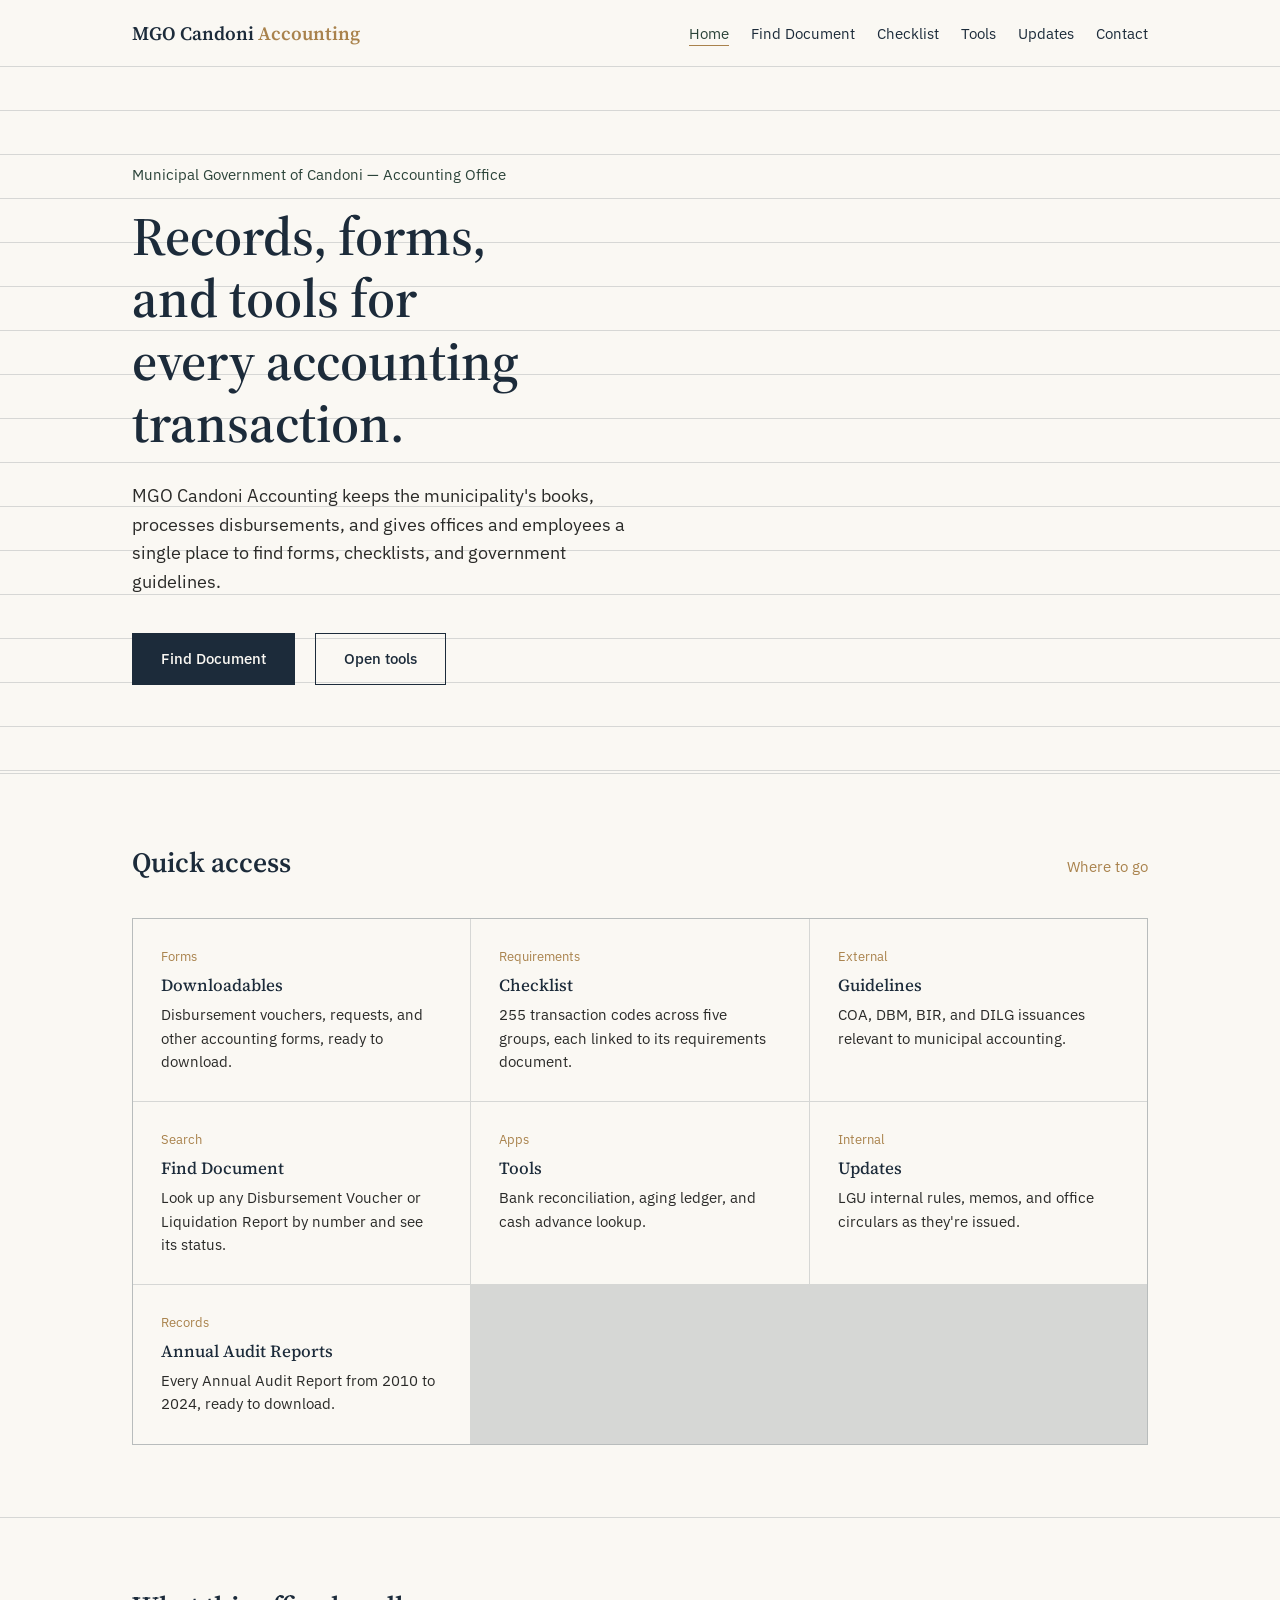
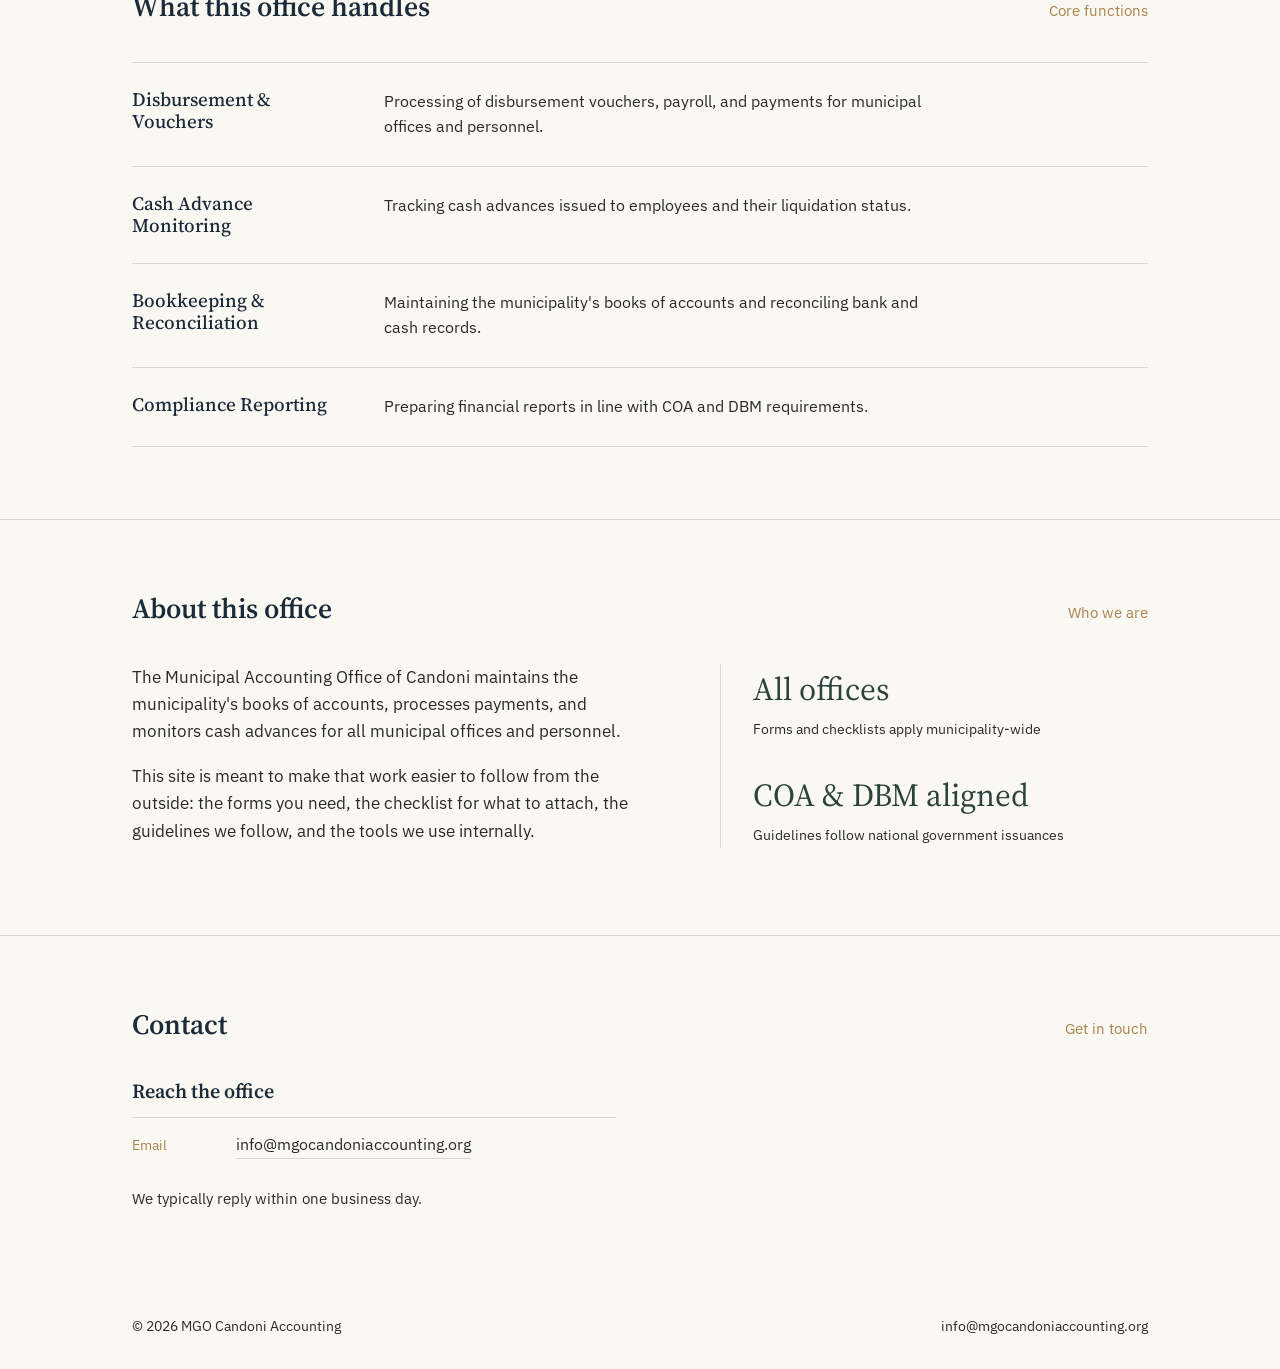
<file: index.html>
<!DOCTYPE html>
<html lang="en">
<head>
<meta charset="UTF-8">
<meta name="viewport" content="width=device-width, initial-scale=1.0">
<title>MGO Candoni — Municipal Government Office, Accounting</title>
<link rel="preconnect" href="https://fonts.googleapis.com">
<link rel="preconnect" href="https://fonts.gstatic.com" crossorigin>
<link href="https://fonts.googleapis.com/css2?family=Source+Serif+4:opsz,wght@8..60,400;8..60,500;8..60,600&family=IBM+Plex+Sans:wght@400;500;600&display=swap" rel="stylesheet">
<link rel="stylesheet" href="styles.css">
</head>
<body>

<header>
  <div class="wrap">
    <a class="brand" href="index.html">MGO Candoni <span>Accounting</span></a>
    <button class="nav-toggle" aria-label="Toggle menu" aria-expanded="false">Menu</button>
    <nav class="primary-nav" aria-label="Primary">
      <ul>
        <li><a href="index.html" class="active">Home</a></li>
        <li><a href="find-document.html">Find Document</a></li>
        <li><a href="checklist.html">Checklist</a></li>
        <li><a href="tools.html">Tools</a></li>
        <li><a href="updates.html">Updates</a></li>
        <li><a href="index.html#contact">Contact</a></li>
      </ul>
    </nav>
  </div>
</header>

<section class="hero">
  <div class="wrap">
    <div class="hero-eyebrow">Municipal Government of Candoni — Accounting Office</div>
    <h1>Records, forms, and tools for every accounting transaction.</h1>
    <p>MGO Candoni Accounting keeps the municipality's books, processes disbursements, and gives offices and employees a single place to find forms, checklists, and government guidelines.</p>
    <div class="hero-actions">
      <a class="btn" href="find-document.html">Find Document</a>
      <a class="btn btn-ghost" href="tools.html">Open tools</a>
    </div>
  </div>
</section>

<section id="quick-access">
  <div class="wrap">
    <div class="section-head">
      <h2>Quick access</h2>
      <span class="index">Where to go</span>
    </div>
    <div class="quick-grid">
      <a class="quick-item" href="downloadables.html">
        <span class="tag">Forms</span>
        <h3>Downloadables</h3>
        <p>Disbursement vouchers, requests, and other accounting forms, ready to download.</p>
      </a>
      <a class="quick-item" href="checklist.html">
        <span class="tag">Requirements</span>
        <h3>Checklist</h3>
        <p>255 transaction codes across five groups, each linked to its requirements document.</p>
      </a>
      <a class="quick-item" href="guidelines.html">
        <span class="tag">External</span>
        <h3>Guidelines</h3>
        <p>COA, DBM, BIR, and DILG issuances relevant to municipal accounting.</p>
      </a>
      <a class="quick-item" href="find-document.html">
        <span class="tag">Search</span>
        <h3>Find Document</h3>
        <p>Look up any Disbursement Voucher or Liquidation Report by number and see its status.</p>
      </a>
      <a class="quick-item" href="tools.html">
        <span class="tag">Apps</span>
        <h3>Tools</h3>
        <p>Bank reconciliation, aging ledger, and cash advance lookup.</p>
      </a>
      <a class="quick-item" href="updates.html">
        <span class="tag">Internal</span>
        <h3>Updates</h3>
        <p>LGU internal rules, memos, and office circulars as they're issued.</p>
      </a>
      <a class="quick-item" href="audits.html">
        <span class="tag">Records</span>
        <h3>Annual Audit Reports</h3>
        <p>Every Annual Audit Report from 2010 to 2024, ready to download.</p>
      </a>
    </div>
  </div>
</section>

<section id="services">
  <div class="wrap">
    <div class="section-head">
      <h2>What this office handles</h2>
      <span class="index">Core functions</span>
    </div>
    <div class="services">
      <div class="row">
        <h3>Disbursement &amp; Vouchers</h3>
        <p>Processing of disbursement vouchers, payroll, and payments for municipal offices and personnel.</p>
      </div>
      <div class="row">
        <h3>Cash Advance Monitoring</h3>
        <p>Tracking cash advances issued to employees and their liquidation status.</p>
      </div>
      <div class="row">
        <h3>Bookkeeping &amp; Reconciliation</h3>
        <p>Maintaining the municipality's books of accounts and reconciling bank and cash records.</p>
      </div>
      <div class="row">
        <h3>Compliance Reporting</h3>
        <p>Preparing financial reports in line with COA and DBM requirements.</p>
      </div>
    </div>
  </div>
</section>

<section id="about">
  <div class="wrap">
    <div class="section-head">
      <h2>About this office</h2>
      <span class="index">Who we are</span>
    </div>
    <div class="about-grid">
      <div>
        <p>The Municipal Accounting Office of Candoni maintains the municipality's books of accounts, processes payments, and monitors cash advances for all municipal offices and personnel.</p>
        <p>This site is meant to make that work easier to follow from the outside: the forms you need, the checklist for what to attach, the guidelines we follow, and the tools we use internally.</p>
      </div>
      <div class="figures">
        <div class="figure">
          <span class="num">All offices</span>
          <span class="label">Forms and checklists apply municipality-wide</span>
        </div>
        <div class="figure">
          <span class="num">COA &amp; DBM aligned</span>
          <span class="label">Guidelines follow national government issuances</span>
        </div>
      </div>
    </div>
  </div>
</section>

<section id="contact">
  <div class="wrap">
    <div class="section-head">
      <h2>Contact</h2>
      <span class="index">Get in touch</span>
    </div>
    <div class="contact-inner">
      <div class="contact-card">
        <h3>Reach the office</h3>
        <div class="contact-line">
          <span class="k">Email</span>
          <a href="mailto:info@mgocandoniaccounting.org">info@mgocandoniaccounting.org</a>
        </div>
        <p class="contact-note">We typically reply within one business day.</p>
      </div>
    </div>
  </div>
</section>

<footer>
  <div class="wrap">
    <span>&copy; <span id="year"></span> MGO Candoni Accounting</span>
    <span>info@mgocandoniaccounting.org</span>
  </div>
</footer>

<script src="main.js"></script>
</body>
</html>
</file>
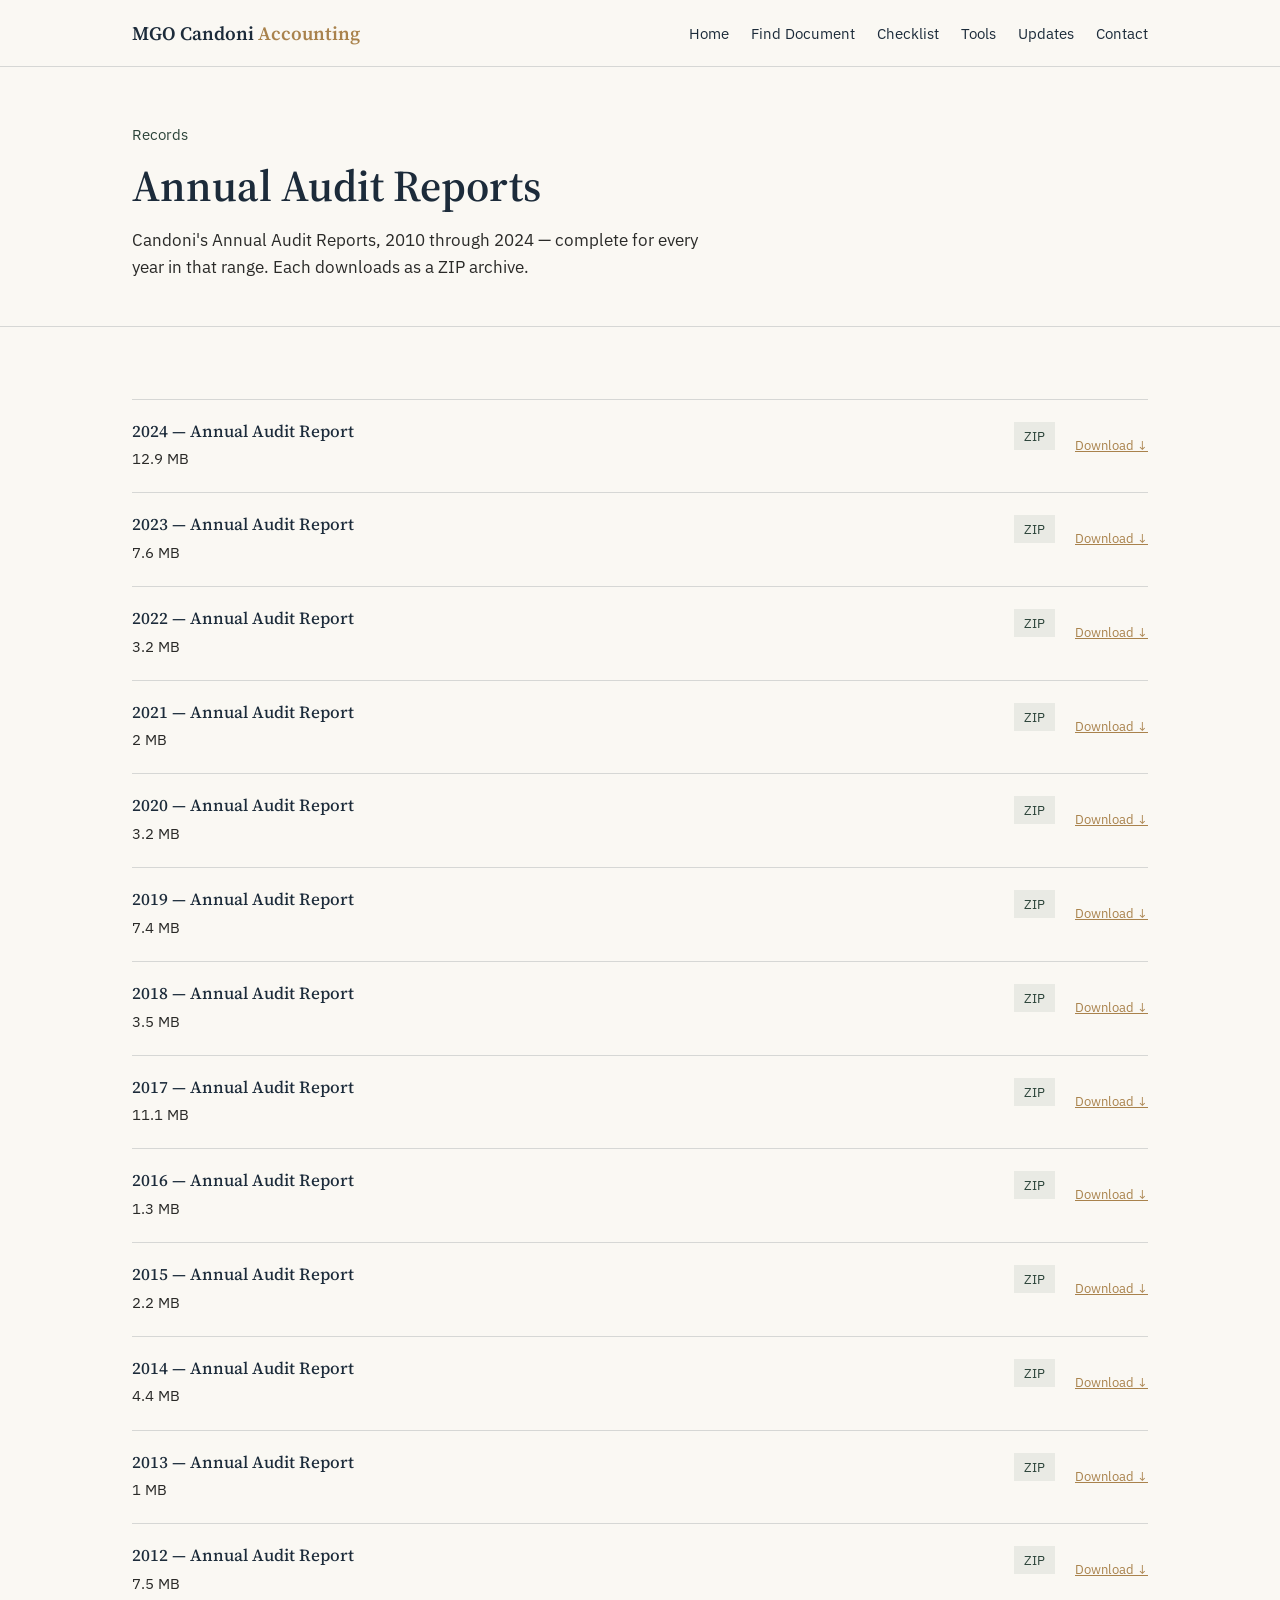
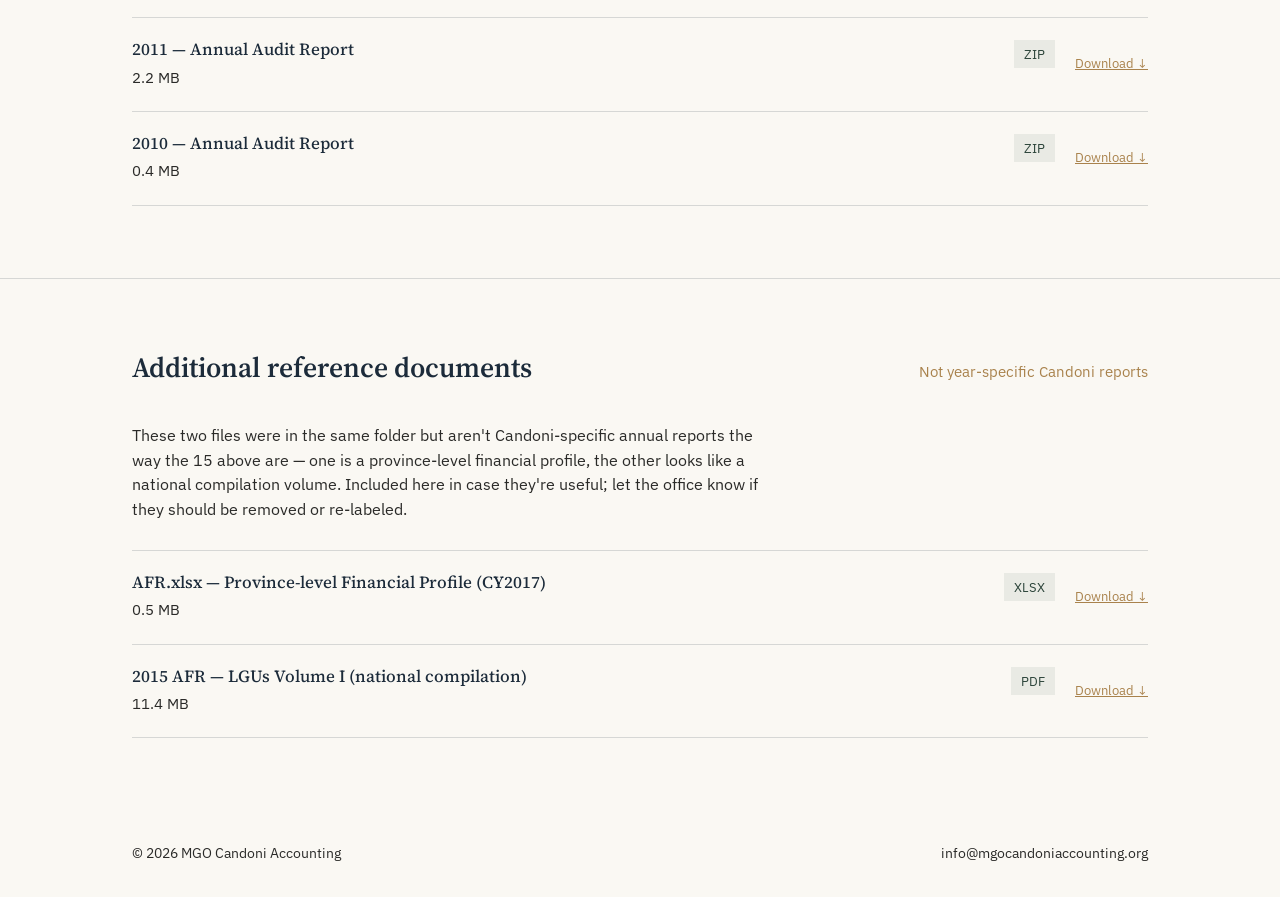
<file: audits.html>
<!DOCTYPE html>
<html lang="en">
<head>
<meta charset="UTF-8">
<meta name="viewport" content="width=device-width, initial-scale=1.0">
<title>Annual Audit Reports — MGO Candoni Accounting</title>
<link rel="preconnect" href="https://fonts.googleapis.com">
<link rel="preconnect" href="https://fonts.gstatic.com" crossorigin>
<link href="https://fonts.googleapis.com/css2?family=Source+Serif+4:opsz,wght@8..60,400;8..60,500;8..60,600&family=IBM+Plex+Sans:wght@400;500;600&display=swap" rel="stylesheet">
<link rel="stylesheet" href="styles.css">
</head>
<body>

<header>
  <div class="wrap">
    <a class="brand" href="index.html">MGO Candoni <span>Accounting</span></a>
    <button class="nav-toggle" aria-label="Toggle menu" aria-expanded="false">Menu</button>
    <nav class="primary-nav" aria-label="Primary">
      <ul>
        <li><a href="index.html">Home</a></li>
        <li><a href="find-document.html">Find Document</a></li>
        <li><a href="checklist.html">Checklist</a></li>
        <li><a href="tools.html">Tools</a></li>
        <li><a href="updates.html">Updates</a></li>
        <li><a href="index.html#contact">Contact</a></li>
      </ul>
    </nav>
  </div>
</header>

<section class="page-header">
  <div class="wrap">
    <div class="eyebrow">Records</div>
    <h1>Annual Audit Reports</h1>
    <p>Candoni's Annual Audit Reports, 2010 through 2024 — complete for every year in that range. Each downloads as a ZIP archive.</p>
  </div>
</section>

<section>
  <div class="wrap">
    <div class="item-list" id="audit-list"></div>
  </div>
</section>

<section>
  <div class="wrap">
    <div class="section-head">
      <h2>Additional reference documents</h2>
      <span class="index">Not year-specific Candoni reports</span>
    </div>
    <p class="tool-intro" style="margin-bottom:28px;">
      These two files were in the same folder but aren't Candoni-specific annual reports the way the 15 above are —
      one is a province-level financial profile, the other looks like a national compilation volume. Included here in
      case they're useful; let the office know if they should be removed or re-labeled.
    </p>
    <div class="item-list" id="extra-list"></div>
  </div>
</section>

<footer>
  <div class="wrap">
    <span>&copy; <span id="year"></span> MGO Candoni Accounting</span>
    <span>info@mgocandoniaccounting.org</span>
  </div>
</footer>

<script src="main.js"></script>
<script>
  // Candoni Annual Audit Reports, 2010–2024. Pulled from the office's Google Drive folder.
  // Each already shares "Anyone with the link → Viewer" (checked the 2010 and 2024 files directly).
  var AUDITS = [
    { year: 2024, title: "Candoni Annual Audit Report 2024", type: "ZIP", sizeMB: 12.9, id: "1YVI9ygePQobfzbsOAQjSka8Ca8p4ZA7M" },
    { year: 2023, title: "Candoni Annual Audit Report 2023", type: "ZIP", sizeMB: 7.6,  id: "1WnT14lcqJ0AJwrx3RCaeA-0HprADrFZc" },
    { year: 2022, title: "Candoni Annual Audit Report 2022", type: "ZIP", sizeMB: 3.2,  id: "1C9VmZjMvKqKCbFcv3mAd8LD2mfLG03RR" },
    { year: 2021, title: "Candoni Annual Audit Report 2021", type: "ZIP", sizeMB: 2.0,  id: "1WSCf14c4sEd3lqvt1v27I3DhtGHWVobz" },
    { year: 2020, title: "Candoni Annual Audit Report 2020", type: "ZIP", sizeMB: 3.2,  id: "1iOJN_16X8_esn-3ilmhOicMRSC7JckIA" },
    { year: 2019, title: "Candoni Annual Audit Report 2019", type: "ZIP", sizeMB: 7.4,  id: "1aBEcjjVIVn6bHJMqswfPZWk3wh3Di6Eo" },
    { year: 2018, title: "Candoni Annual Audit Report 2018", type: "ZIP", sizeMB: 3.5,  id: "1mX-XOz7Zbe6KRcD0GouExtvrxObvNTyC" },
    { year: 2017, title: "Candoni Annual Audit Report 2017", type: "ZIP", sizeMB: 11.1, id: "16ANJW4PMqkdSMzbHJJ01zv9lhij5ZJBm" },
    { year: 2016, title: "Candoni Annual Audit Report 2016", type: "ZIP", sizeMB: 1.3,  id: "1dvIygAGzqQs3AcyYjnyhk3pwgFR1vQxg" },
    { year: 2015, title: "Candoni Annual Audit Report 2015", type: "ZIP", sizeMB: 2.2,  id: "1CdaXBelsKQaSABcENxvYv8oHgFPfHPbI" },
    { year: 2014, title: "Candoni Annual Audit Report 2014", type: "ZIP", sizeMB: 4.4,  id: "17m8kyYfLmfcbmRltCJq9WxAZlE6QtIiM" },
    { year: 2013, title: "Candoni Annual Audit Report 2013", type: "ZIP", sizeMB: 1.0,  id: "1R3Nugii5xmjj1T43RSLkiKuS9NSeTp_E" },
    { year: 2012, title: "Candoni Annual Audit Report 2012", type: "ZIP", sizeMB: 7.5,  id: "1fSkDSS5uKSI08ydXm9nlRZs0q4G8jAVx" },
    { year: 2011, title: "Candoni Annual Audit Report 2011", type: "ZIP", sizeMB: 2.2,  id: "1Qkp61KUm6O_BjicZbKWQjsgWBhnt68vO" },
    { year: 2010, title: "Candoni Annual Audit Report 2010", type: "ZIP", sizeMB: 0.4,  id: "1bnAOHZNUwN-HrOVpxZuY6zUuQPgTwBhf" }
  ];

  var EXTRAS = [
    { title: "AFR.xlsx — Province-level Financial Profile (CY2017)", type: "XLSX", sizeMB: 0.5, id: "1G5CPT3FqXx-hh4bh0VdMhFAjjYeyq7M3" },
    { title: "2015 AFR — LGUs Volume I (national compilation)", type: "PDF", sizeMB: 11.4, id: "1GV2a7RsRopX1KxloAdpPgN9qYvxQCIcs" }
  ];

  function driveLink(id) {
    return "https://drive.google.com/uc?export=download&id=" + id;
  }

  function renderList(container, items, getTitle) {
    items.forEach(function (item) {
      var row = document.createElement('div');
      row.className = 'item-row';
      row.innerHTML =
        '<div class="meta"><h3>' + getTitle(item) + '</h3><p>' + item.sizeMB + ' MB</p></div>' +
        '<span class="cat">' + item.type + '</span>' +
        '<a class="filetype" href="' + driveLink(item.id) + '" target="_blank" rel="noopener">Download &darr;</a>';
      container.appendChild(row);
    });
  }

  renderList(document.getElementById('audit-list'), AUDITS, function (a) { return a.year + ' — Annual Audit Report'; });
  renderList(document.getElementById('extra-list'), EXTRAS, function (e) { return e.title; });
</script>
</body>
</html>
</file>
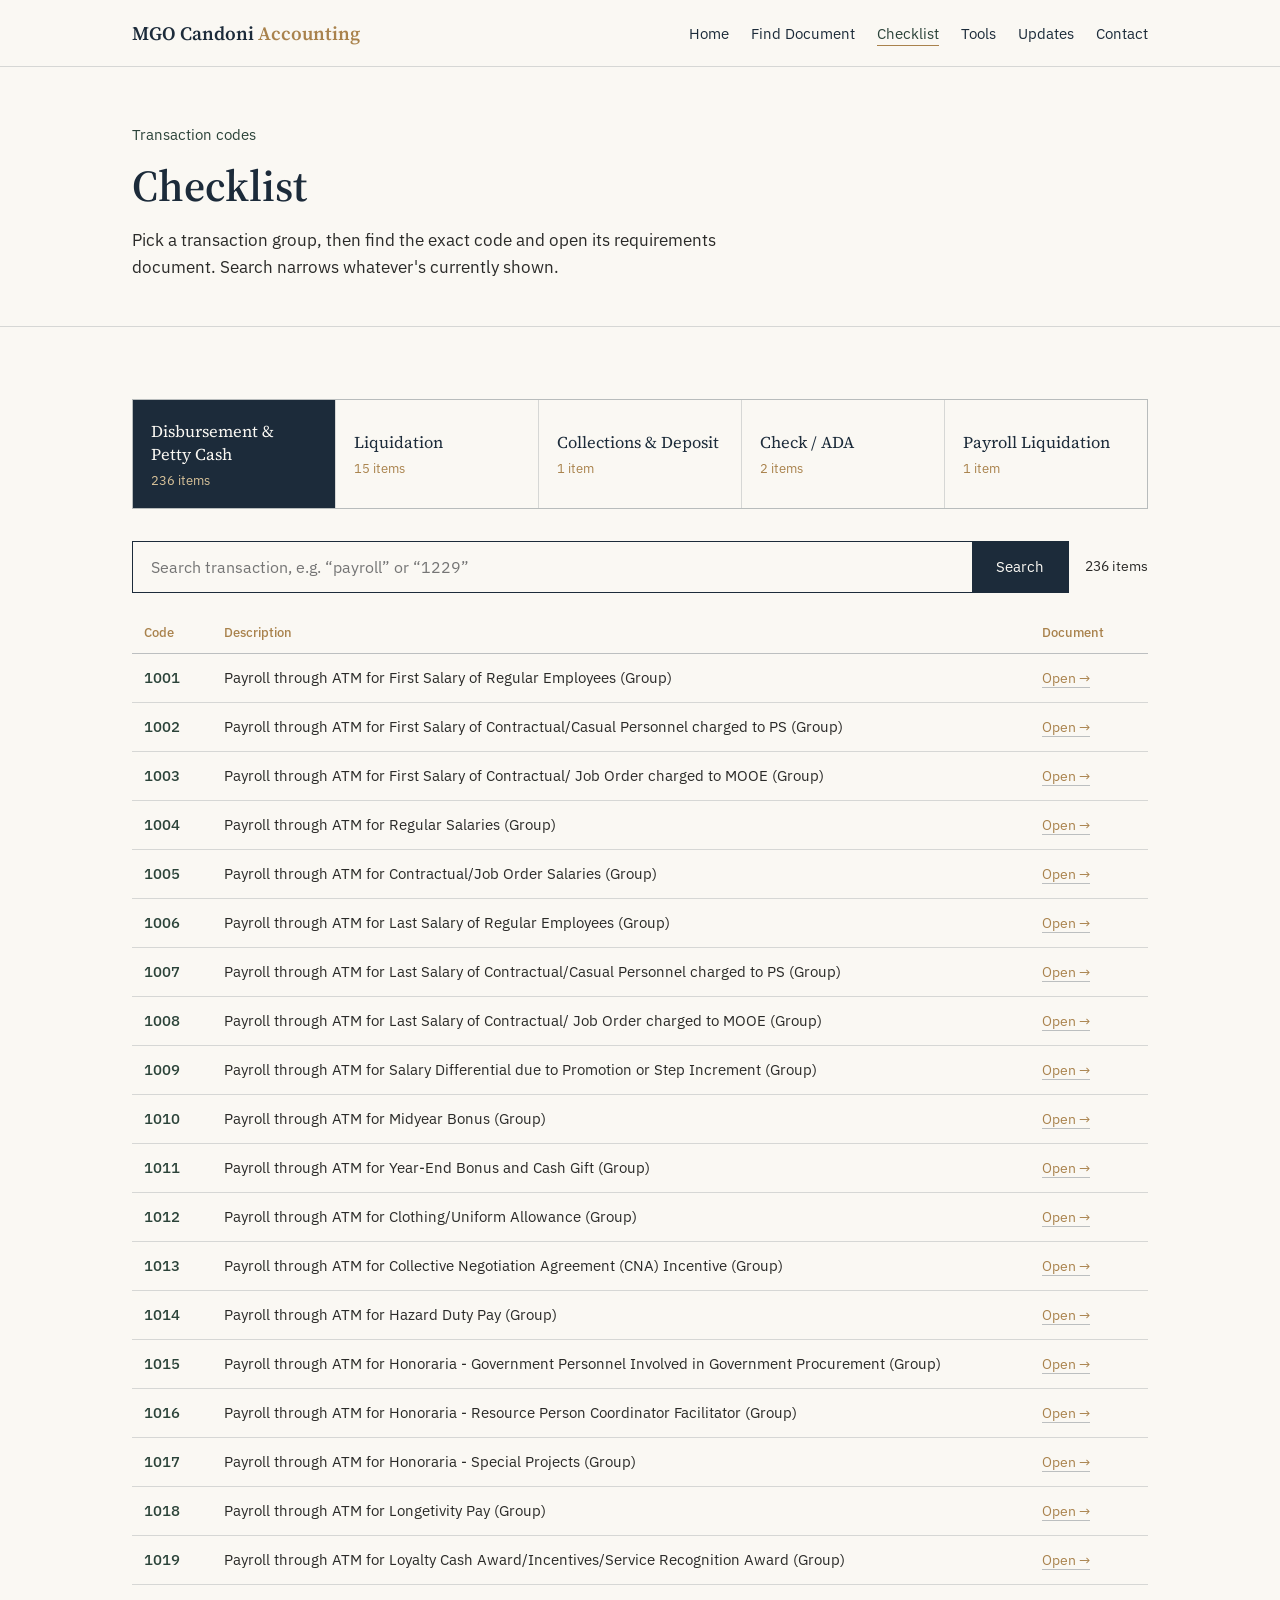
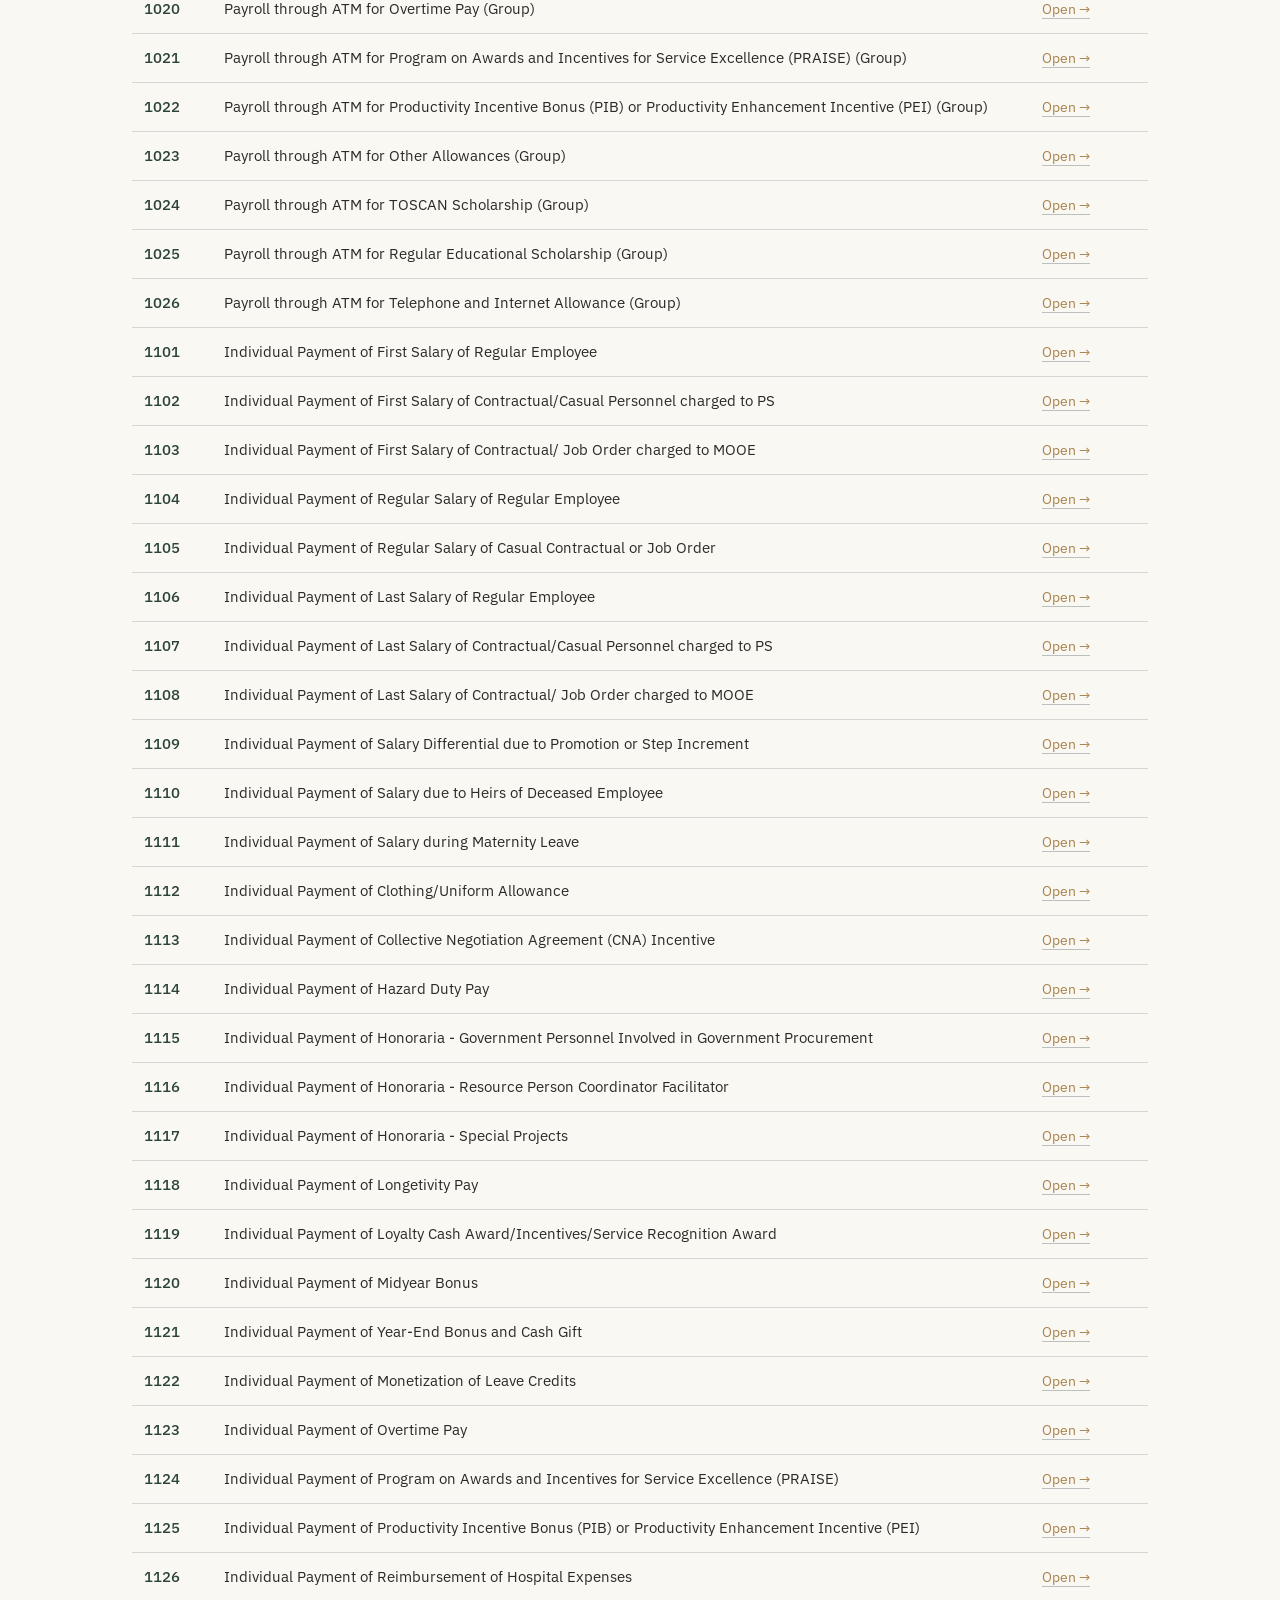
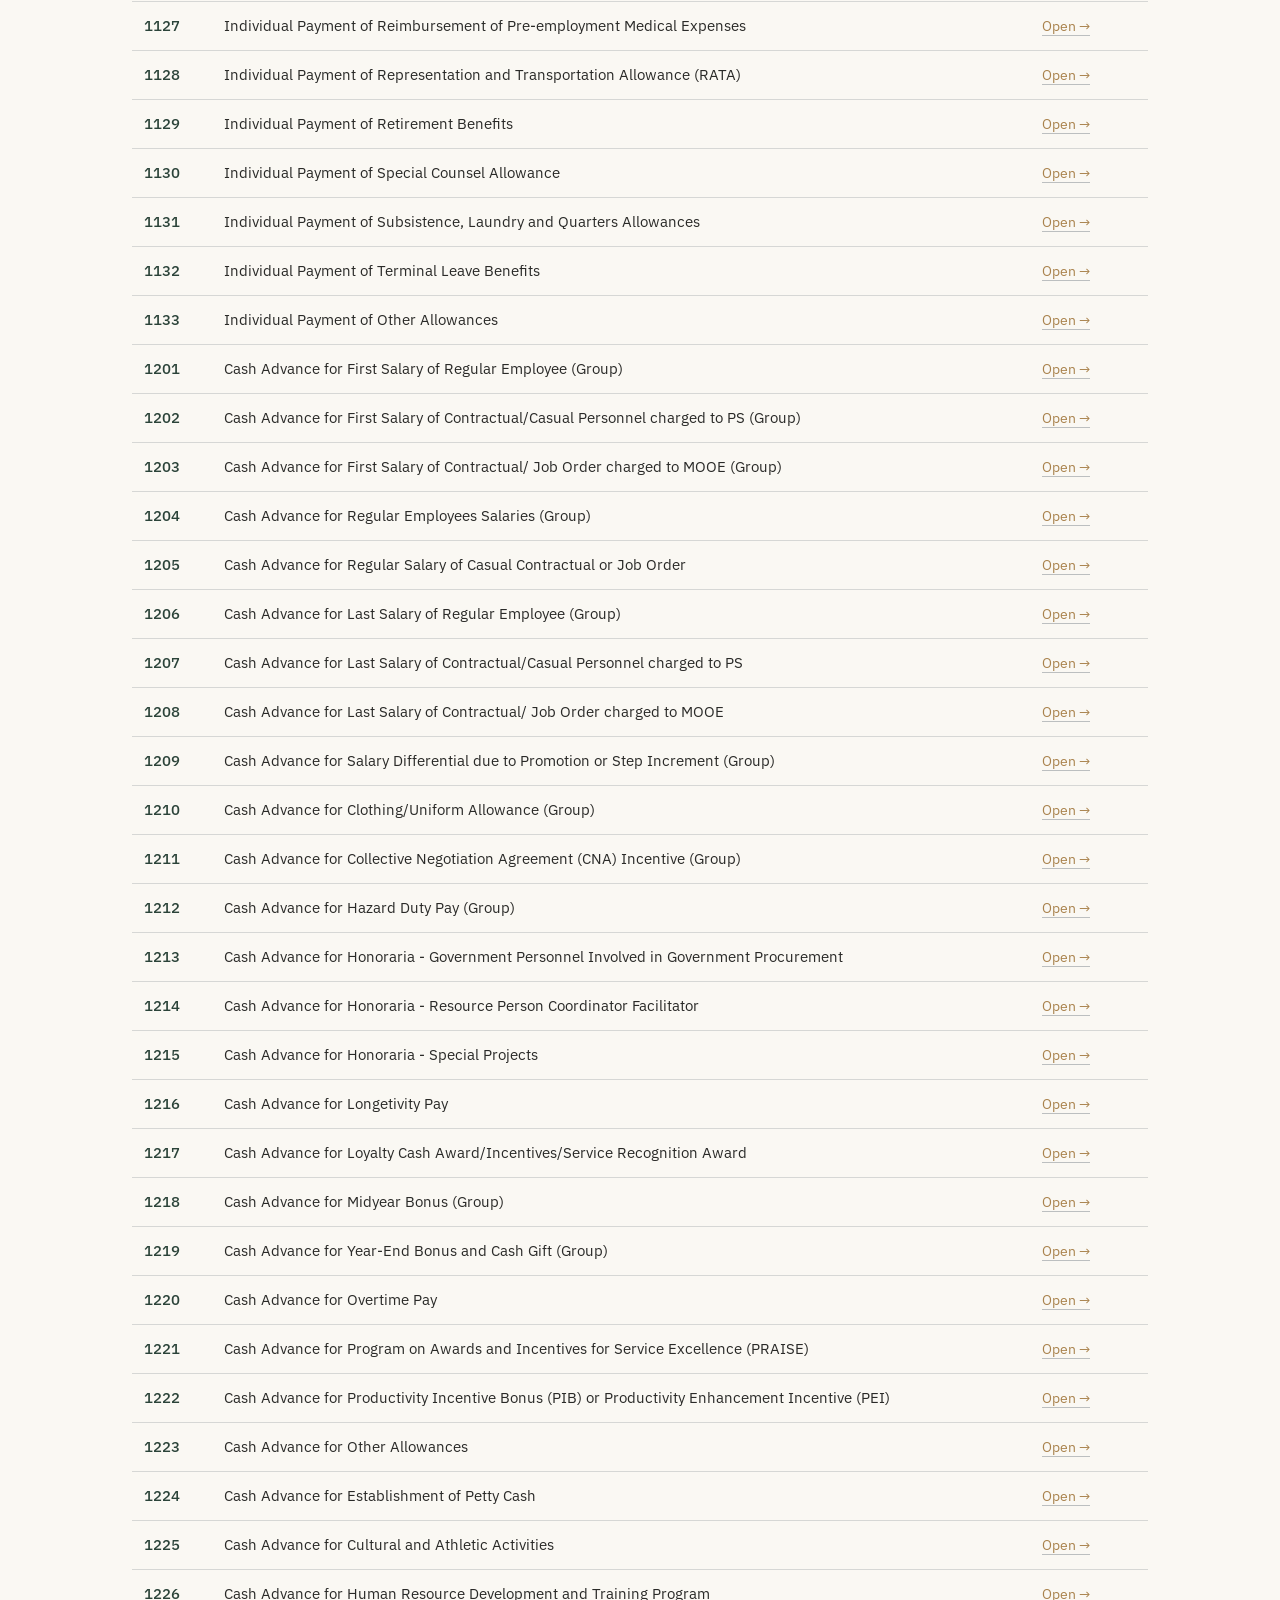
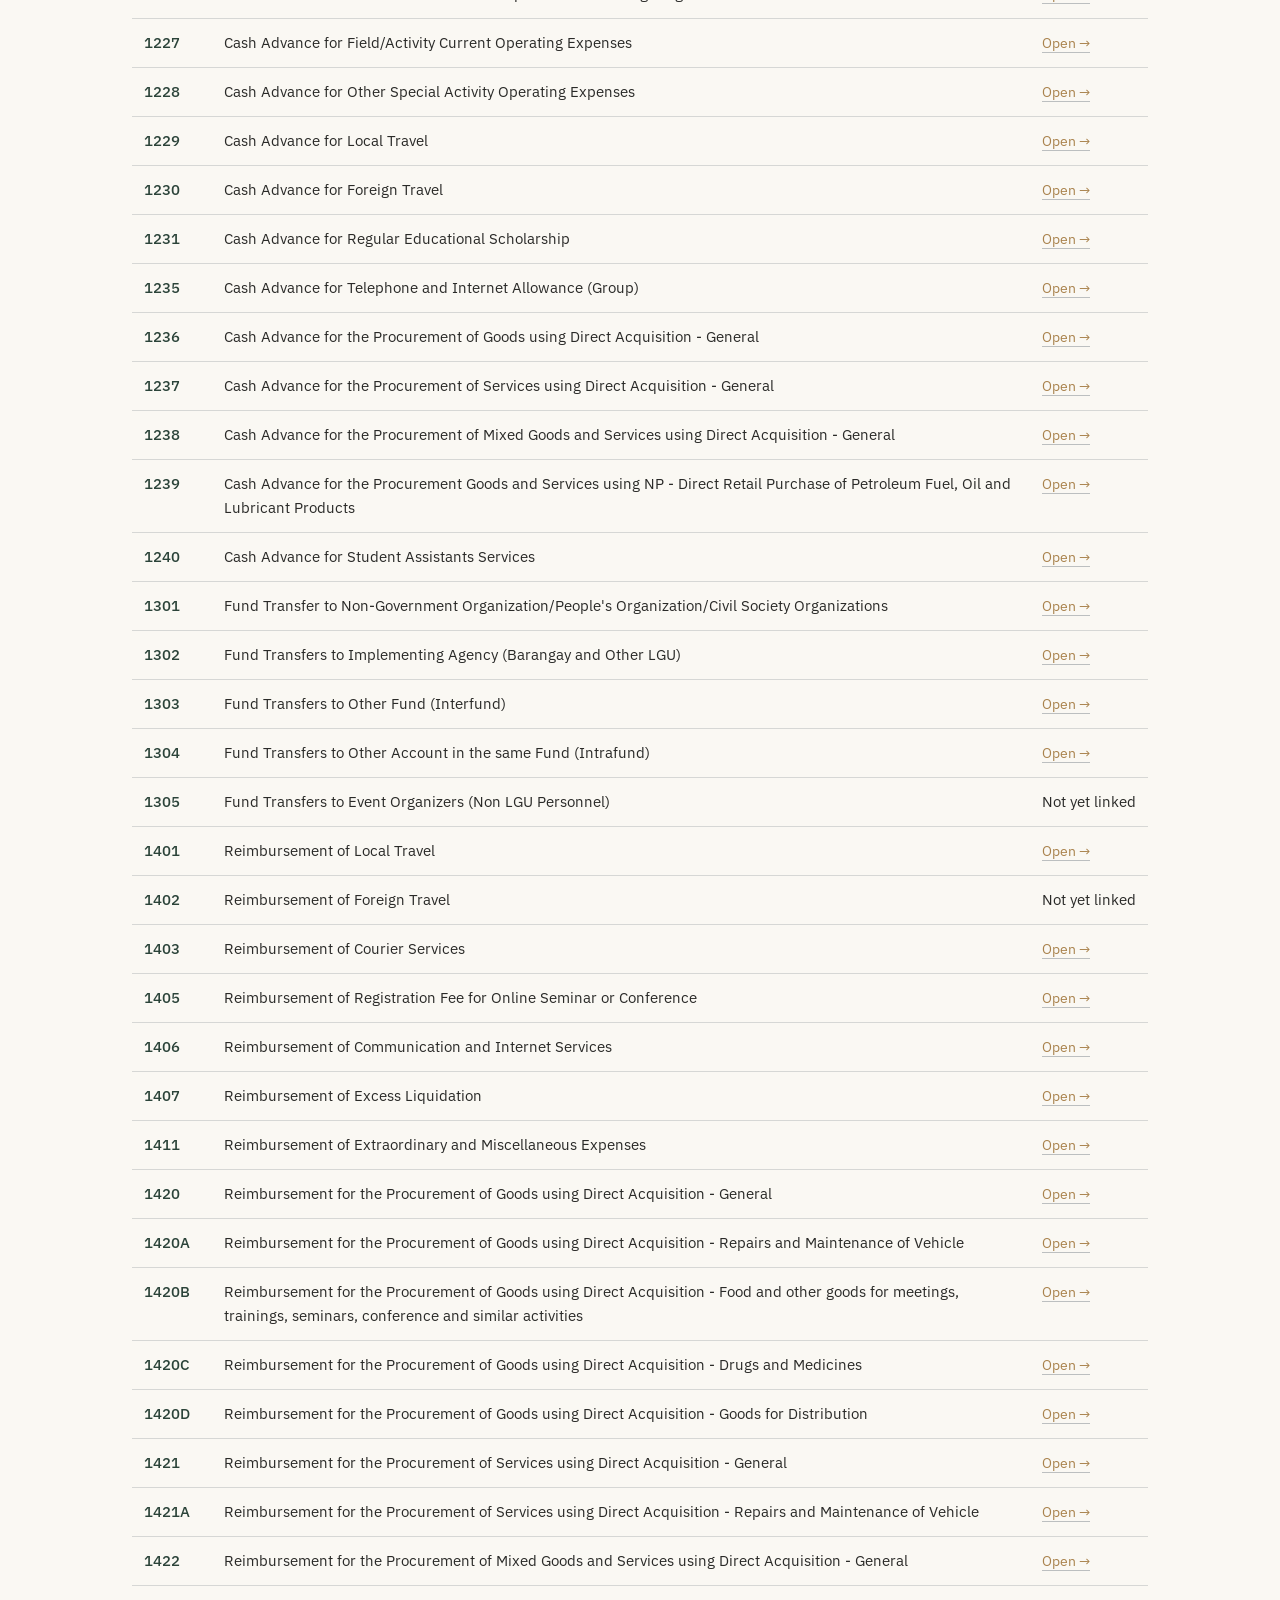
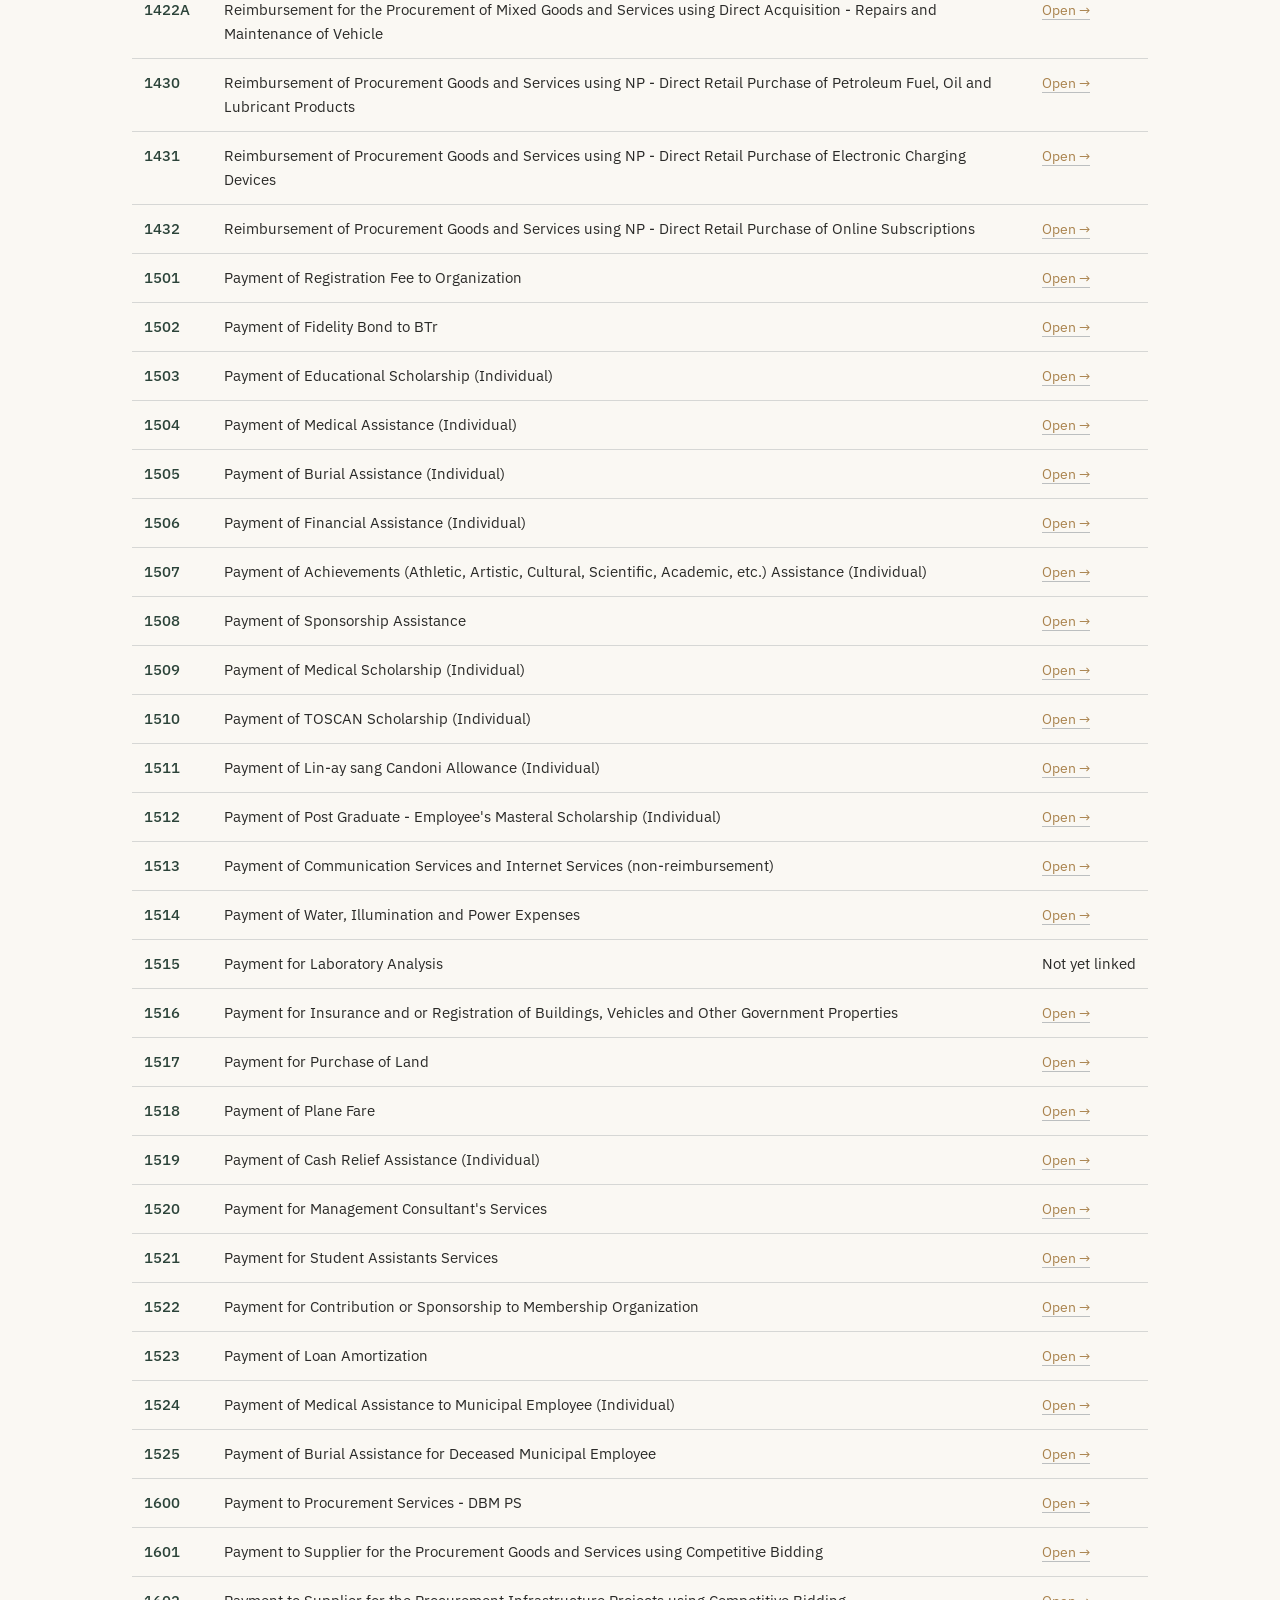
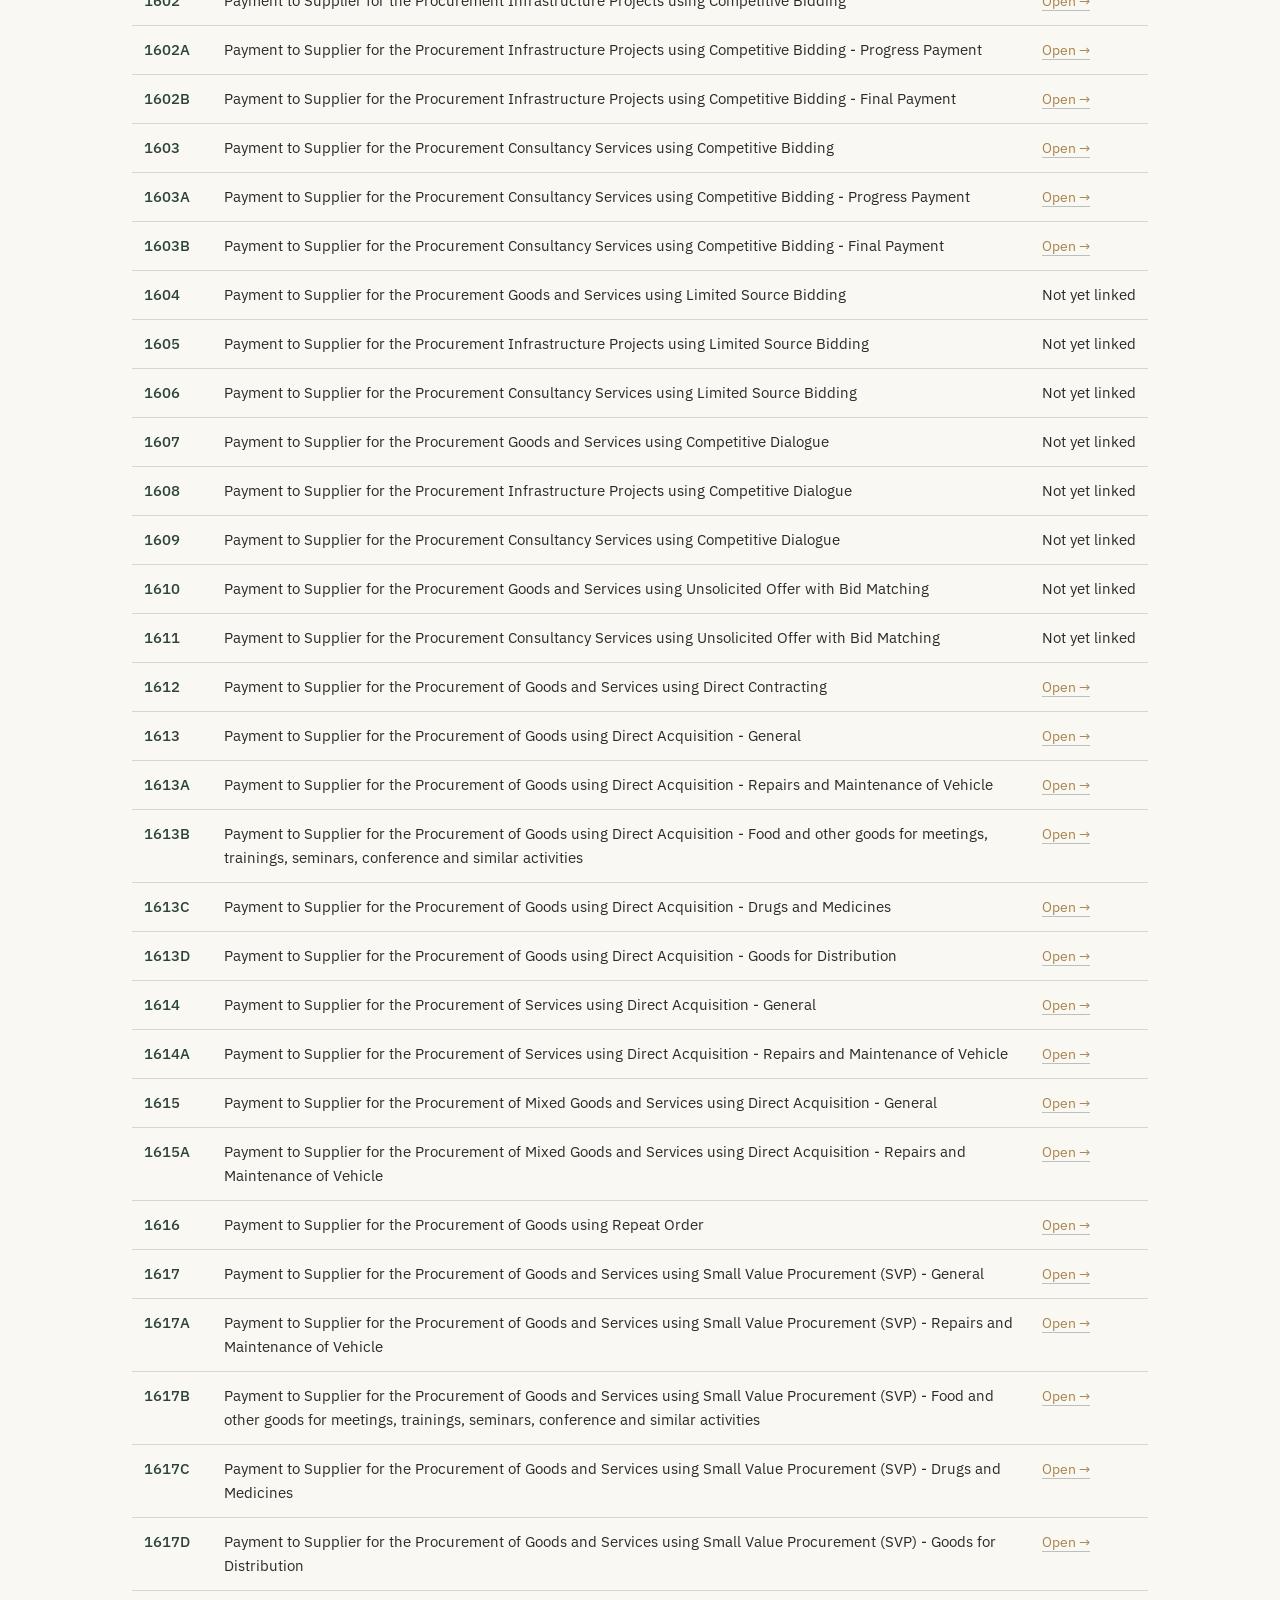
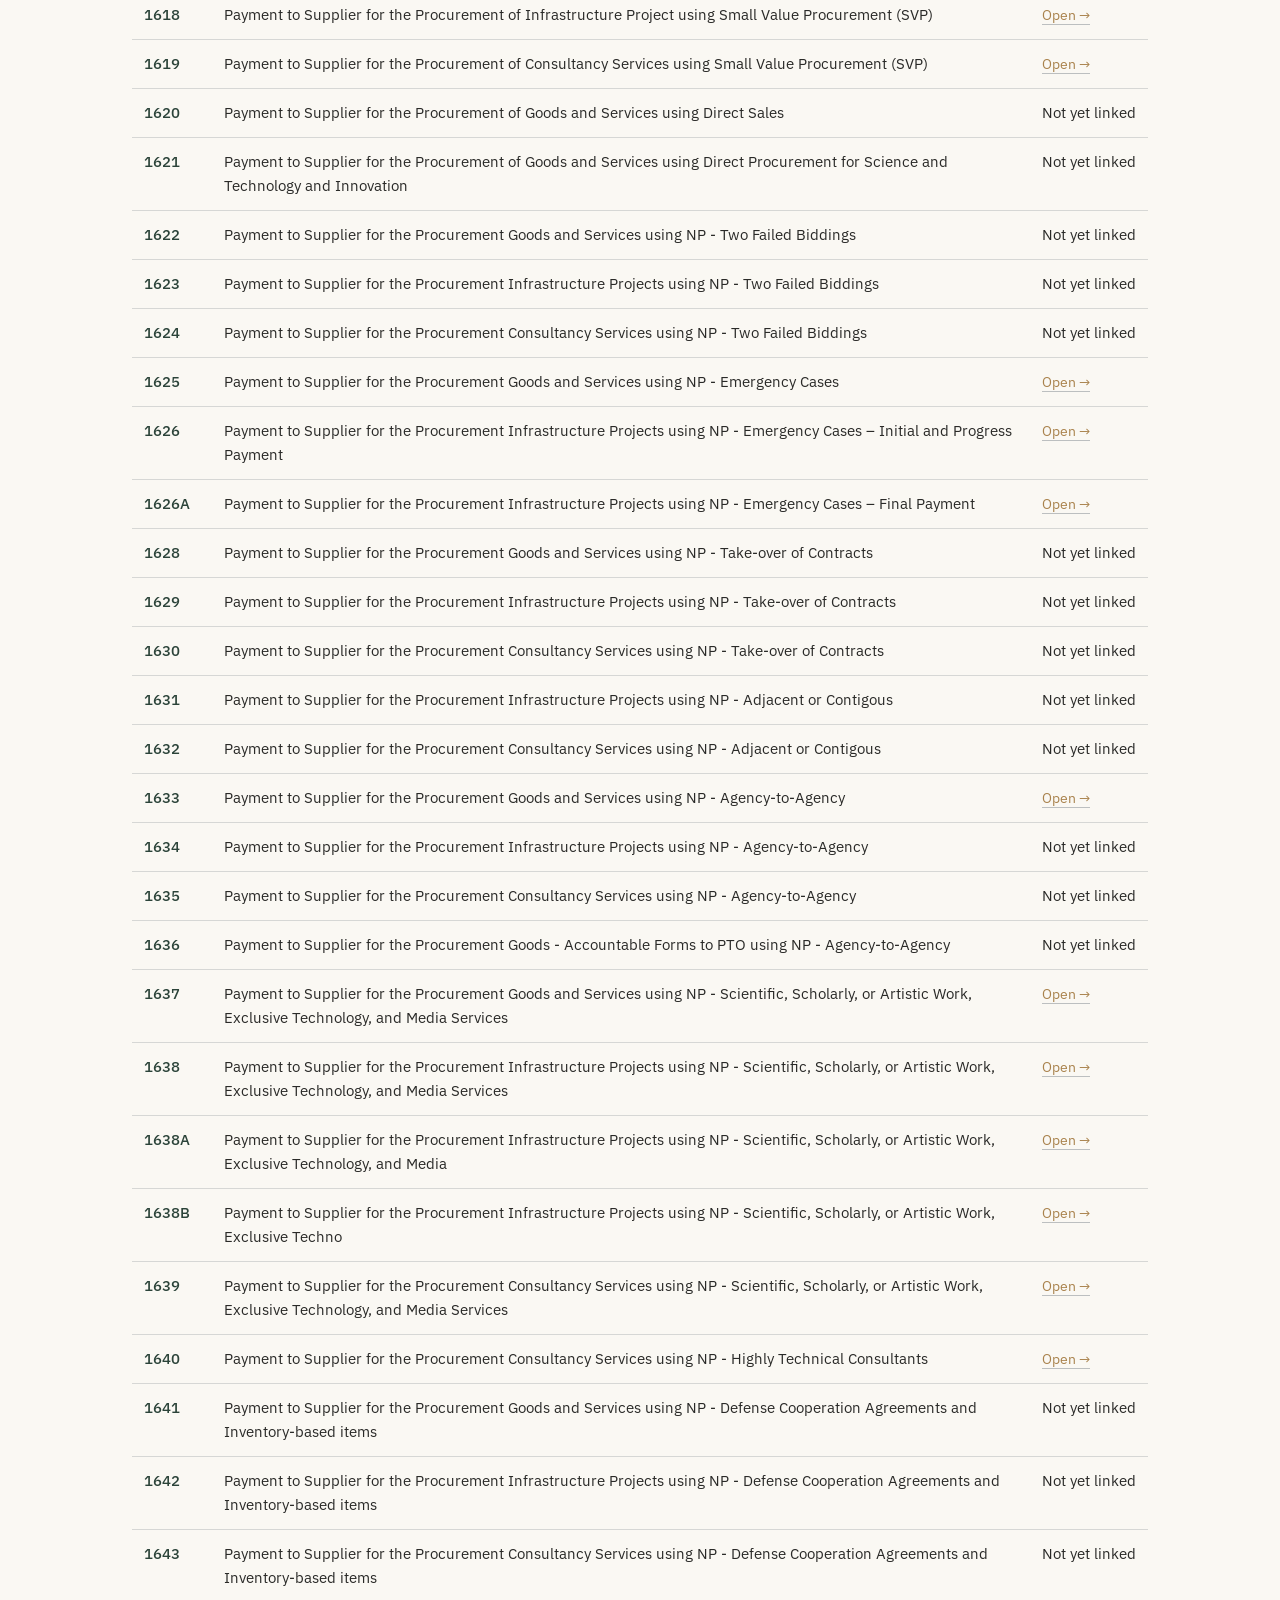
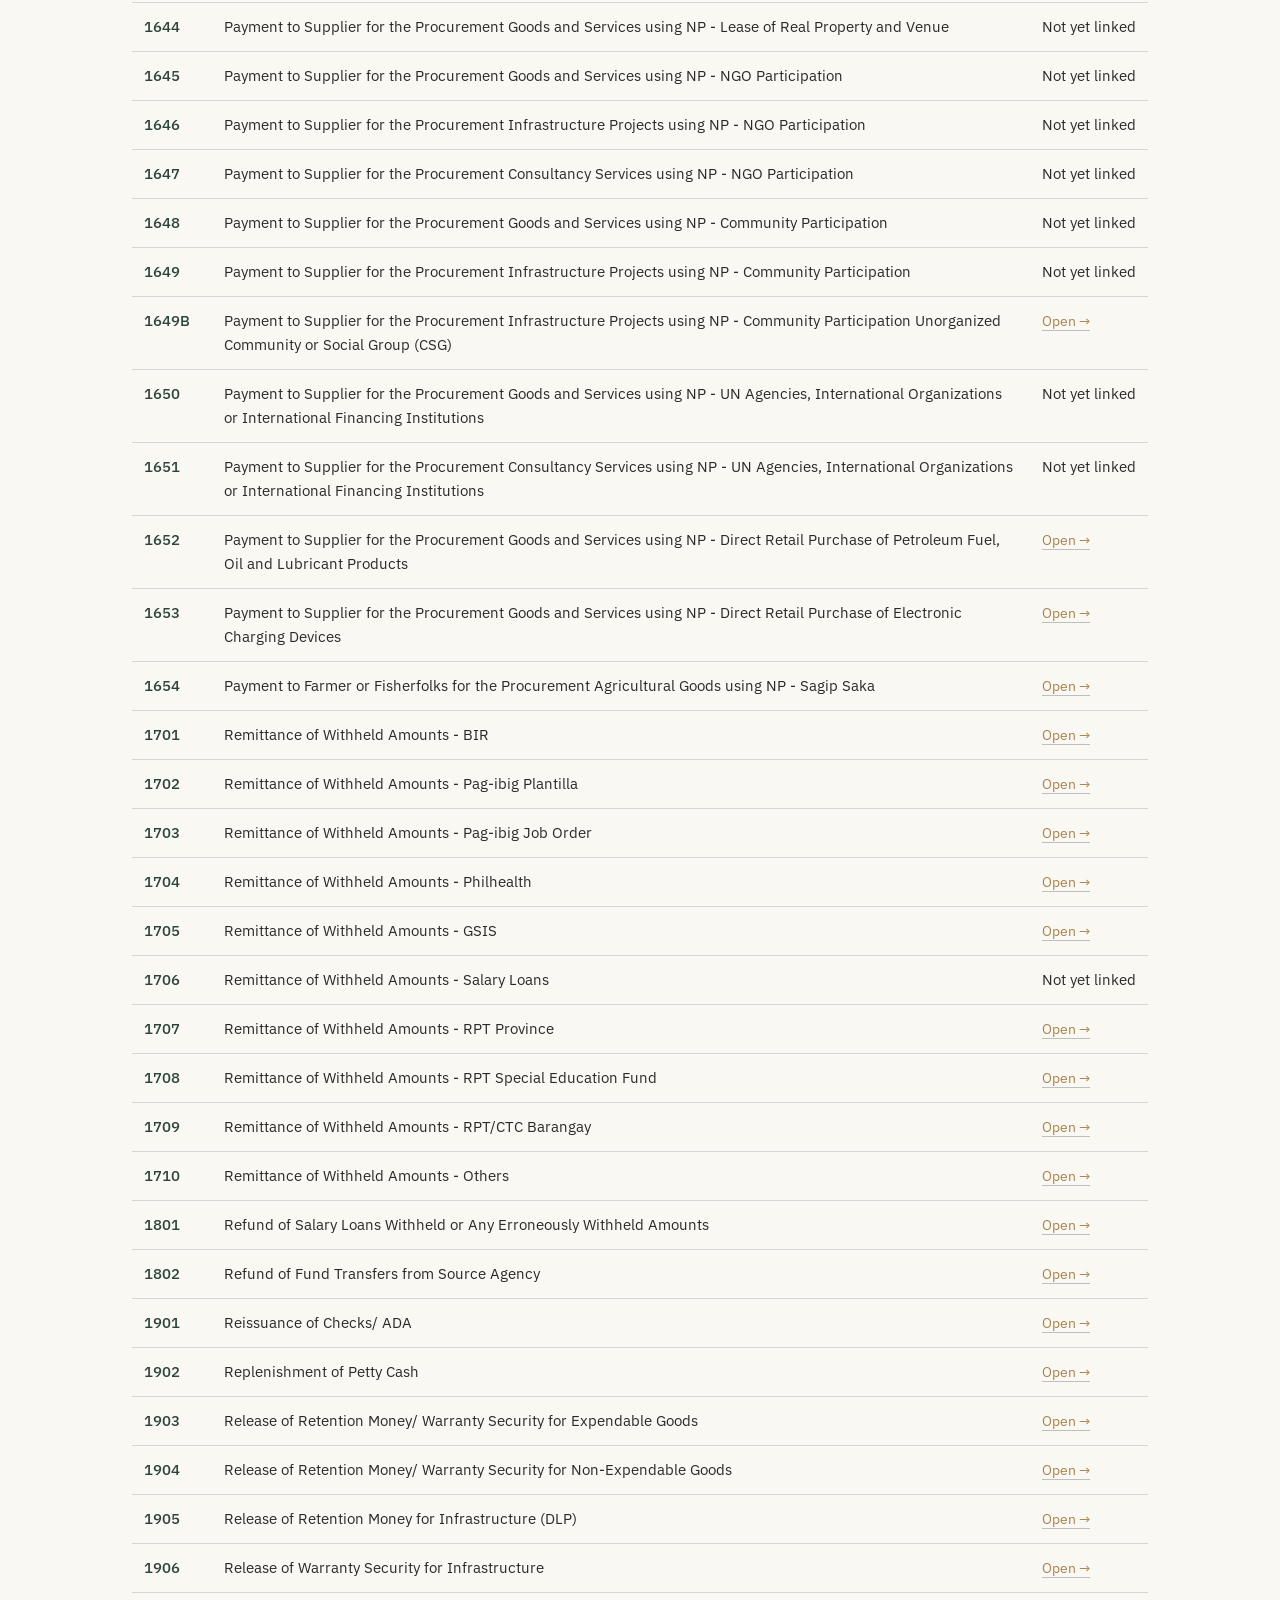
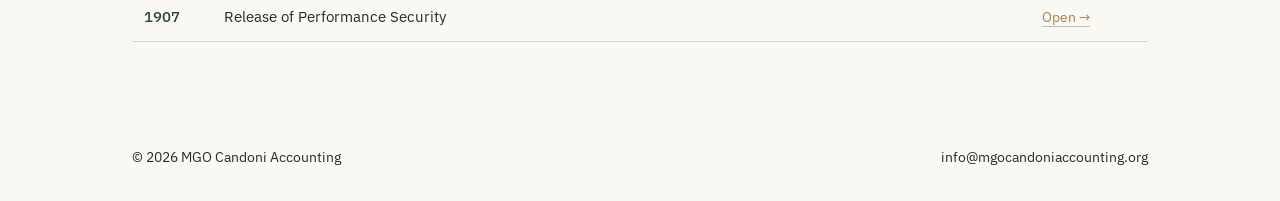
<file: checklist.html>
<!DOCTYPE html>
<html lang="en">
<head>
<meta charset="UTF-8">
<meta name="viewport" content="width=device-width, initial-scale=1.0">
<title>Checklist — MGO Candoni Accounting</title>
<link rel="preconnect" href="https://fonts.googleapis.com">
<link rel="preconnect" href="https://fonts.gstatic.com" crossorigin>
<link href="https://fonts.googleapis.com/css2?family=Source+Serif+4:opsz,wght@8..60,400;8..60,500;8..60,600&family=IBM+Plex+Sans:wght@400;500;600&display=swap" rel="stylesheet">
<link rel="stylesheet" href="styles.css">
</head>
<body>

<header>
  <div class="wrap">
    <a class="brand" href="index.html">MGO Candoni <span>Accounting</span></a>
    <button class="nav-toggle" aria-label="Toggle menu" aria-expanded="false">Menu</button>
    <nav class="primary-nav" aria-label="Primary">
      <ul>
        <li><a href="index.html">Home</a></li>
        <li><a href="find-document.html">Find Document</a></li>
        <li><a href="checklist.html" class="active">Checklist</a></li>
        <li><a href="tools.html">Tools</a></li>
        <li><a href="updates.html">Updates</a></li>
        <li><a href="index.html#contact">Contact</a></li>
      </ul>
    </nav>
  </div>
</header>

<section class="page-header">
  <div class="wrap">
    <div class="eyebrow">Transaction codes</div>
    <h1>Checklist</h1>
    <p>Pick a transaction group, then find the exact code and open its requirements document. Search narrows whatever's currently shown.</p>
  </div>
</section>

<section>
  <div class="wrap">
    <div class="group-grid" id="group-grid">
      <!-- injected by JS from CHECKLIST_GROUPS -->
    </div>

    <div class="checklist-toolbar">
      <div class="search-box">
        <input type="text" id="search" placeholder="Search transaction, e.g. “payroll” or “1229”">
        <button id="search-btn">Search</button>
      </div>
      <span class="checklist-count" id="result-count"></span>
    </div>

    <table class="code-table" id="dataTable">
      <thead>
        <tr>
          <th>Code</th>
          <th>Description</th>
          <th>Document</th>
        </tr>
      </thead>
      <tbody></tbody>
    </table>
  </div>
</section>

<footer>
  <div class="wrap">
    <span>&copy; <span id="year"></span> MGO Candoni Accounting</span>
    <span>info@mgocandoniaccounting.org</span>
  </div>
</footer>

<script src="main.js"></script>
<script src="checklist-data.js"></script>
<script>
  var groupGrid = document.getElementById('group-grid');
  var tbody = document.querySelector('#dataTable tbody');
  var resultCount = document.getElementById('result-count');
  var activeGroup = null;

  function renderGroupButtons() {
    groupGrid.innerHTML = '';
    CHECKLIST_GROUPS.forEach(function (g) {
      var btn = document.createElement('button');
      btn.className = 'group-btn';
      btn.dataset.key = g.key;
      btn.innerHTML = g.label + '<span class="count">' + g.data.length + ' item' + (g.data.length === 1 ? '' : 's') + '</span>';
      btn.addEventListener('click', function () { loadGroup(g.key); });
      groupGrid.appendChild(btn);
    });
  }

  function loadGroup(key) {
    activeGroup = key;
    document.querySelectorAll('.group-btn').forEach(function (b) {
      b.classList.toggle('active', b.dataset.key === key);
    });
    var group = CHECKLIST_GROUPS.find(function (g) { return g.key === key; });
    renderRows(group ? group.data : []);
    document.getElementById('search').value = '';
  }

  function renderRows(items) {
    tbody.innerHTML = '';
    items.forEach(function (item) {
      var tr = document.createElement('tr');
      var hasLink = item.link && item.link !== '#';
      tr.innerHTML =
        '<td class="code-cell">' + item.code + '</td>' +
        '<td>' + item.desc + '</td>' +
        '<td class="link-cell">' + (hasLink
          ? '<a class="open-link" href="' + item.link + '" target="_blank" rel="noopener">Open &rarr;</a>'
          : '<span class="open-link disabled-link">Not yet linked</span>') + '</td>';
      tbody.appendChild(tr);
    });
    resultCount.textContent = items.length + ' item' + (items.length === 1 ? '' : 's');
  }

  function filterTable() {
    var term = document.getElementById('search').value.trim().toLowerCase();
    var group = CHECKLIST_GROUPS.find(function (g) { return g.key === activeGroup; });
    var pool = group ? group.data : [];
    if (term === '') { renderRows(pool); return; }
    var matches = pool.filter(function (item) {
      return (item.code + ' ' + item.desc).toLowerCase().indexOf(term) !== -1;
    });
    renderRows(matches);
  }

  document.getElementById('search').addEventListener('input', filterTable);
  document.getElementById('search-btn').addEventListener('click', filterTable);

  renderGroupButtons();
  loadGroup(CHECKLIST_GROUPS[0].key);
</script>
</body>
</html>
</file>
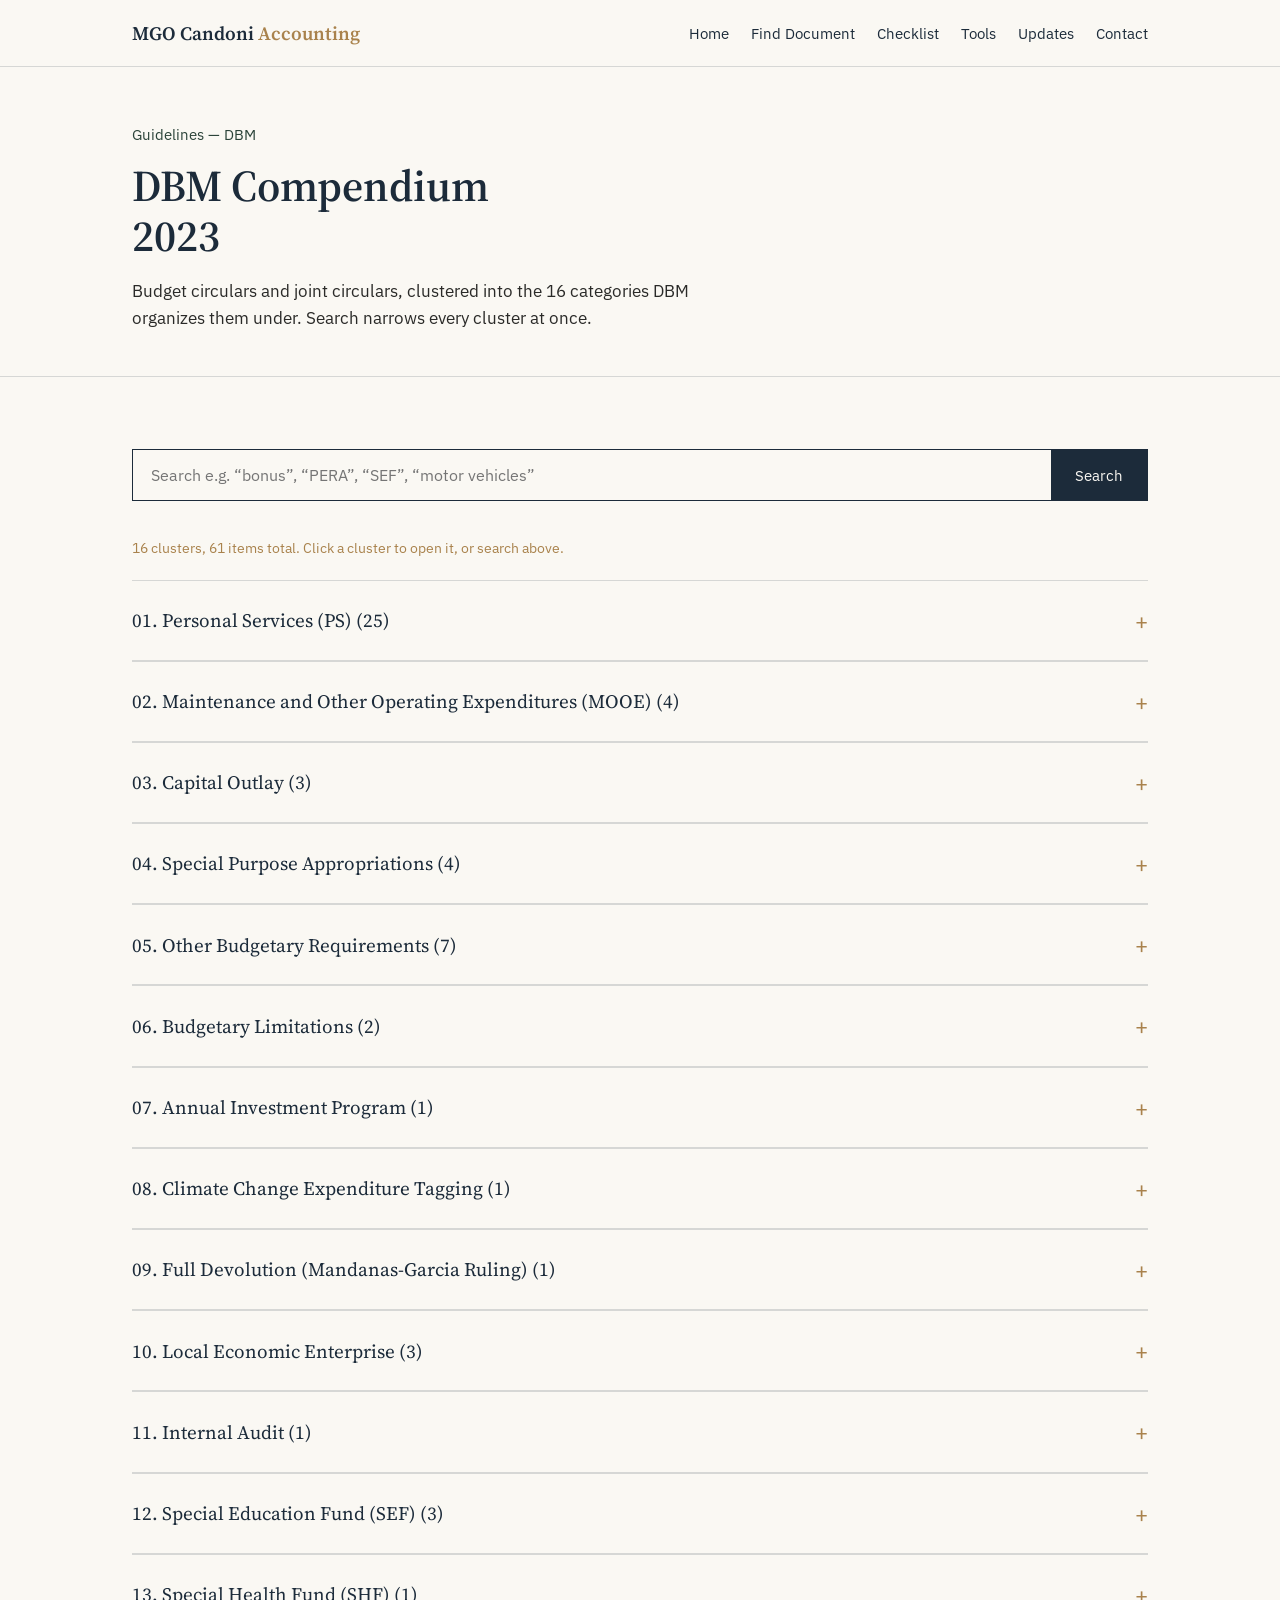
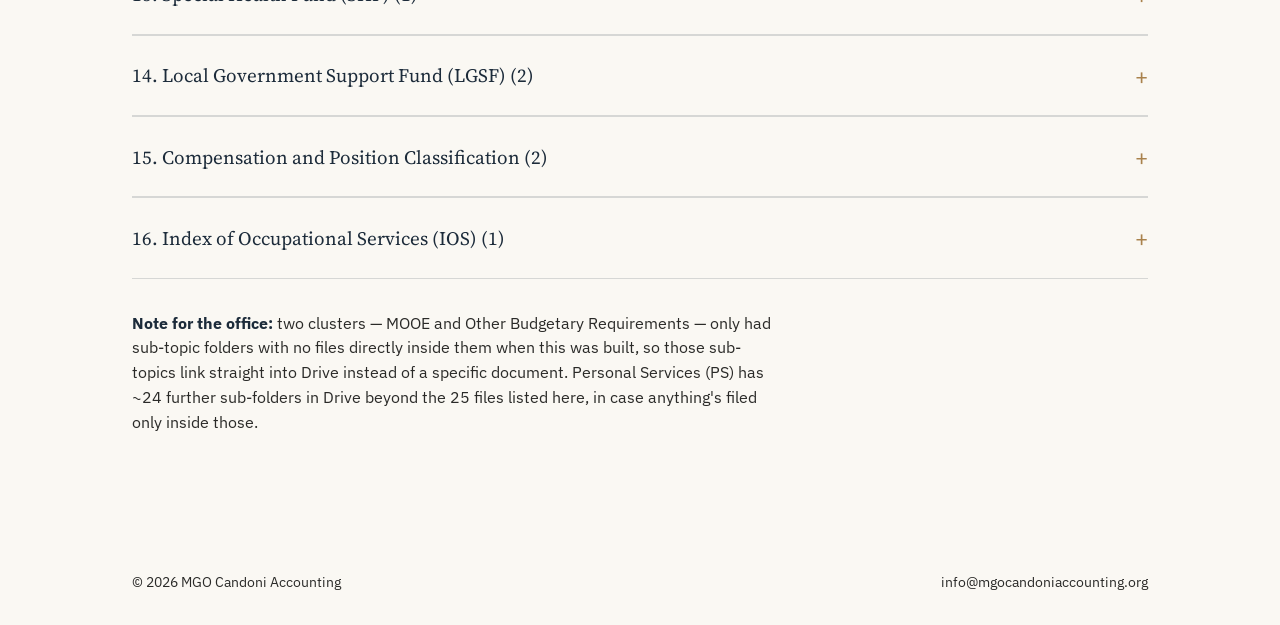
<file: dbm-compendium.html>
<!DOCTYPE html>
<html lang="en">
<head>
<meta charset="UTF-8">
<meta name="viewport" content="width=device-width, initial-scale=1.0">
<title>DBM Compendium 2023 — MGO Candoni Accounting</title>
<link rel="preconnect" href="https://fonts.googleapis.com">
<link rel="preconnect" href="https://fonts.gstatic.com" crossorigin>
<link href="https://fonts.googleapis.com/css2?family=Source+Serif+4:opsz,wght@8..60,400;8..60,500;8..60,600&family=IBM+Plex+Sans:wght@400;500;600&display=swap" rel="stylesheet">
<link rel="stylesheet" href="styles.css">
</head>
<body>

<header>
  <div class="wrap">
    <a class="brand" href="index.html">MGO Candoni <span>Accounting</span></a>
    <button class="nav-toggle" aria-label="Toggle menu" aria-expanded="false">Menu</button>
    <nav class="primary-nav" aria-label="Primary">
      <ul>
        <li><a href="index.html">Home</a></li>
        <li><a href="find-document.html">Find Document</a></li>
        <li><a href="checklist.html">Checklist</a></li>
        <li><a href="tools.html">Tools</a></li>
        <li><a href="updates.html">Updates</a></li>
        <li><a href="index.html#contact">Contact</a></li>
      </ul>
    </nav>
  </div>
</header>

<section class="page-header">
  <div class="wrap">
    <div class="eyebrow">Guidelines — DBM</div>
    <h1>DBM Compendium 2023</h1>
    <p>Budget circulars and joint circulars, clustered into the 16 categories DBM organizes them under. Search narrows every cluster at once.</p>
  </div>
</section>

<section>
  <div class="wrap">
    <div class="search-box">
      <input type="text" id="dbm-search" placeholder="Search e.g. “bonus”, “PERA”, “SEF”, “motor vehicles”">
      <button id="dbm-search-btn">Search</button>
    </div>
    <p class="search-meta" id="dbm-meta"></p>

    <div id="dbm-clusters"></div>

    <p class="tool-intro" style="margin-top:32px;">
      <strong>Note for the office:</strong> two clusters — MOOE and Other Budgetary Requirements — only had sub-topic
      folders with no files directly inside them when this was built, so those sub-topics link straight into Drive
      instead of a specific document. Personal Services (PS) has ~24 further sub-folders in Drive beyond the 25 files
      listed here, in case anything's filed only inside those.
    </p>
  </div>
</section>

<footer>
  <div class="wrap">
    <span>&copy; <span id="year"></span> MGO Candoni Accounting</span>
    <span>info@mgocandoniaccounting.org</span>
  </div>
</footer>

<script src="main.js"></script>
<script>
  // DBM Compendium 2023 — pulled from the office's Google Drive folder.
  // kind "files": items are documents (title, sizeMB, id, type). Link = direct download.
  // kind "subfolders": items are sub-topics with no file found directly inside; link = Drive folder.
  var COMPENDIUM = [
    { key:"01", title:"Personal Services (PS)", kind:"files", items:[
      {title:"Retirement and Life Insurance Contributions — Sec. 11 IRR of RA 8291", sizeMB:0.2, type:"PDF", id:"1qkpIrhfpCvtDyg0Miuo5vNbeoKQJR4ej"},
      {title:"Employees' Compensation Commission — P.D. 626-1974", sizeMB:0.2, type:"PDF", id:"19ul8jBACdcjgkAvj9qEhZJU_1PfbfaDk"},
      {title:"Pag-IBIG Contributions — HDMF Circular 274", sizeMB:0.8, type:"PDF", id:"1gVvxgjdHzG25wzgbDP7kqDL1-XXhlr9S"},
      {title:"PhilHealth Contributions — CL 2022-6", sizeMB:0.9, type:"PDF", id:"1CwVCSNPaMA7Ne2pqrJxO5Lf4GgZi7ONC"},
      {title:"Monetization of Leave Credits — CSC-DBM JC 2-97", sizeMB:0.9, type:"PDF", id:"1e76taPWputup3l7YORNF1XeUdoS6a3yc"},
      {title:"Compensation of Ex-Officio Members — LBC 66-A", sizeMB:0.8, type:"PDF", id:"1J3uWgtoNuq2S8DC4N5-pvbcxf3aqVJJu"},
      {title:"Step Increments Due to Meritorious Performance — JC 2012-1", sizeMB:0.4, type:"PDF", id:"1-anNnDF9MWii68KoZUKF0UUC3cRkR1rn"},
      {title:"Anniversary Bonus — LBC 65", sizeMB:2.4, type:"PDF", id:"1dfcH0zSztieweFGN3LlNXQOf4Em9gd8f"},
      {title:"Terminal Leave — BC 2013-1A (Clarification)", sizeMB:0.1, type:"PDF", id:"1Y6HOHPY9VoLpnnULnHFBoNgRR6SXQ855"},
      {title:"Terminal Leave / Retirement Gratuity — BC 2013-1", sizeMB:0.7, type:"PDF", id:"1oAE1LbHKqbb2e9B2X8OSVqCdXxvHVhRY"},
      {title:"Loyalty Award — CSC MC 6-2002", sizeMB:0.2, type:"PDF", id:"1_w08A8WzLjV96IYv_0UybTzubPN7oFds"},
      {title:"Step Increments for Elective Officials — JC 2016", sizeMB:0.2, type:"PDF", id:"1v8sU7vzISwZDC_rAmoeqqYJ17_Hs24CT"},
      {title:"Overtime Pay — CSC-DBM JC 2-2015", sizeMB:0.2, type:"PDF", id:"1OkaiGcJ2LrG_mfZ9VBbPzEZWPS6knWIg"},
      {title:"Night Shift Differential — IRR of RA 11701", sizeMB:1.0, type:"PDF", id:"1bEJLWFqnKlDlFhJ0BkjYUL6KeYj_4Wtl"},
      {title:"Productivity Enhancement Incentive (PEI) — BC 2017-4", sizeMB:5.0, type:"PDF", id:"1kL5uPkKFQMLTJQBtzVJJYllrTe87B9ue"},
      {title:"Magna Carta Benefits — Public Social Workers — DBM-DSWD JC 1, s. 2018", sizeMB:3.2, type:"PDF", id:"1j_lUI6Wxn1e4KH7-dCwsSs-QyRZXNTYm"},
      {title:"Year-End Bonus and Cash Gift — BC 2016-4", sizeMB:16.0, type:"PDF", id:"1eNemUil49t61rSVERBqXasgCgMy0o_YV"},
      {title:"RATA — Section 64, RA No. 11936 (GAA)", sizeMB:0.3, type:"PNG", id:"10fpQ2HHZl6aPgFZbPXgqFhcifeL4gAWF"},
      {title:"Magna Carta Benefits — Public Health Workers — DBM-DOH JC 1, s. 2016", sizeMB:4.2, type:"PDF", id:"1ISjoYYxS_4Bo1olqehyFZ-EUmp8zorQq"},
      {title:"General Provisions, Fiscal Year 2023 (GAA)", sizeMB:0.4, type:"PDF", id:"1n52a6orGPqyTdyL0mAIadLhyHMI_L97E"},
      {title:"Mid-Year Bonus — BC 2019-4 (Clarification for Scholars)", sizeMB:0.7, type:"PDF", id:"18PkKxq8LL5ar-RdCC-oveKvRK0D314DY"},
      {title:"Magna Carta Benefits — Public Health Workers — DBM-DOH JC 1, s. 2012", sizeMB:0.9, type:"PDF", id:"13IH0cEMg8OkZYn1_IAiHW9S_lFvZ-VMi"},
      {title:"Mid-Year Bonus — BC 2017-2", sizeMB:3.4, type:"PDF", id:"1UlP-kl1h_ng2c7c0FpMtGtXmReqFmXPv"},
      {title:"RATA — LBC 103", sizeMB:0.6, type:"PDF", id:"1TyfJd_K2k4E0VfJ8w_dpa6MmGJhdBVU8"},
      {title:"PERA — BC 2009-3", sizeMB:0.9, type:"PDF", id:"11ceMWyAtoPtVuMg672dRoGrnE62VlORY"}
    ]},
    { key:"02", title:"Maintenance and Other Operating Expenditures (MOOE)", kind:"subfolders", items:[
      {title:"Official Travel", driveId:"17TAt2Oqj9ado7SzRGRDfG8g0JYhI7t-7"},
      {title:"Attendance to Conventions, Seminars, Conferences, Symposia", driveId:"17bxYBDOJb-J0GL4GWuIJQfeKq8S9k6XX"},
      {title:"Confidential Expenses", driveId:"13-OPUHnxltmOLbLLBH9CTB75WJ6nDgMb"},
      {title:"Free Quarters Allowance", driveId:"1rl333Y_GNAwIRq7lDceLco8e53vefXA_"}
    ]},
    { key:"03", title:"Capital Outlay", kind:"files", items:[
      {title:"Motor Vehicles — BC 2022-1", sizeMB:16.8, type:"PDF", id:"1KLf5k6i-acoNc4mXn23z9ZxApe3D--Aw"},
      {title:"Motor Vehicles — AO 14-2018", sizeMB:2.7, type:"PDF", id:"1BomsOEOBXMMgGKDycN-8Vwg_k0Ob7nbv"},
      {title:"Motor Vehicles — BC 2022-1A", sizeMB:19.7, type:"PDF", id:"1142P2daqyiW8II9OEu9Ve7wVZQkKQSA-"}
    ]},
    { key:"04", title:"Special Purpose Appropriations", kind:"files", items:[
      {title:"5% LDRRMF — NDRRMC-DBM-DILG JC 2013-1", sizeMB:0.4, type:"PDF", id:"1xiJ7X8aPrLwXViYLera_aAOxqG_tqwhq"},
      {title:"5% LDRRMF — NDRRMC-DBM-DILG JC 2014-1", sizeMB:8.7, type:"PDF", id:"1dKFtQ0riagT6rKc6geiabRB9yzekt1f1"},
      {title:"20% Development Fund — DBM-DOF-DILG JMC 1 (2020)", sizeMB:2.0, type:"PDF", id:"1ut_d9jdPJVwSNNdC1Gd1LTlvaxHaTT5L"},
      {title:"20% Development Fund — DBM-DOF-DILG JMC 01 (2023)", sizeMB:1.2, type:"PDF", id:"1H06bF62XdHSa463FzxIKmC7uf9Nz6_Br"}
    ]},
    { key:"05", title:"Other Budgetary Requirements", kind:"subfolders", items:[
      {title:"Gender and Development", driveId:"1fk0ERQDO8GTmwdKxvQQOeEphWoHuOs0A"},
      {title:"Local Council for the Protection of Children", driveId:"1jYf1OC1hwlvKBJdBYFjObN78Ryenv4mU"},
      {title:"Senior Citizens", driveId:"1sGgrd8BfuPH8kjn_a57-1mh84N3rAaXZ"},
      {title:"Person with Disability", driveId:"13BpUhcx-o-YRhmlpr6aFe6EvPij8f9oY"},
      {title:"HIV/AIDS", driveId:"1Bi7aDo_Yy3-6JK3GAZr98mUarolCwa7K"},
      {title:"Anti-Illegal Drugs", driveId:"1rF2Y4uqCRhobctmMJ5IrujIIJlrTUkJ5"},
      {title:"Solo Parent", driveId:"1mbAZ1FHYviZ1xE3E7HaRsiZlIKE8H3Qs"}
    ]},
    { key:"06", title:"Budgetary Limitations", kind:"files", items:[
      {title:"PS Limitation — LBC No. 145-A", sizeMB:0.3, type:"PDF", id:"1MXRs1Qhn7BBRR5UheY2d5Y8KAcovSWzJ"},
      {title:"PS Limitation — LBC No. 145", sizeMB:3.8, type:"PDF", id:"1gsBGCxtWhOORNA30DkKWdkpGa2GI9czy"}
    ]},
    { key:"07", title:"Annual Investment Program", kind:"files", items:[
      {title:"AIP — JMC 1-2016", sizeMB:24.8, type:"PDF", id:"1_v5YAjlQ6vTWlpBFrnro8CbVhhEX2Kax"}
    ]},
    { key:"08", title:"Climate Change Expenditure Tagging", kind:"files", items:[
      {title:"CCET — JMC DBM-CCC-DILG 2015-01", sizeMB:3.6, type:"PDF", id:"1EiDt3RtZilvATM5Rc6ncoB_lgPWzrF18"}
    ]},
    { key:"09", title:"Full Devolution (Mandanas-Garcia Ruling)", kind:"files", items:[
      {title:"IRR of Executive Order 138", sizeMB:21.2, type:"PDF", id:"1v2ChPUfG0p1uQtv8OqrmxxEY5GuEPB_q"}
    ]},
    { key:"10", title:"Local Economic Enterprise", kind:"files", items:[
      {title:"LBC 100-A", sizeMB:2.0, type:"PDF", id:"10QvQOmlsmPrYM3GWHIS3nKiiwqd_ZWY8"},
      {title:"LBC 100", sizeMB:2.2, type:"PDF", id:"1-kJsI4xnjGgj3Qh4pJisq5elxO0cPXOj"},
      {title:"LBC 111", sizeMB:2.4, type:"PDF", id:"1YhcItge-ZuZaYFQruCBzmwo6cpOoYnSE"}
    ]},
    { key:"11", title:"Internal Audit", kind:"files", items:[
      {title:"LBC 153", sizeMB:1.3, type:"PDF", id:"1hVvSizy5feXOT0n5QUFXFmcpgexm9u1G"}
    ]},
    { key:"12", title:"Special Education Fund (SEF)", kind:"files", items:[
      {title:"DepEd-DBM-DILG JC 2-2020", sizeMB:2.0, type:"PDF", id:"1FcPT0cNf8a2VHAXduPwBCgI7U854F60o"},
      {title:"DepEd-DBM-DILG JC 1-2017", sizeMB:8.8, type:"PDF", id:"1LsWDXzfOFOMN8VoXKyi40zjDhZ2aE-VM"},
      {title:"DepEd-DBM-DILG JC 1-2020", sizeMB:0.7, type:"PDF", id:"1s5-RslM1_1fbXNSwfOgX5FzULVgCXPnj"}
    ]},
    { key:"13", title:"Special Health Fund (SHF)", kind:"files", items:[
      {title:"JMC 2021-0001", sizeMB:6.1, type:"PDF", id:"1ZjZ7Xz0oo14p1Q0veNGn3XIuYl80ioAP"}
    ]},
    { key:"14", title:"Local Government Support Fund (LGSF)", kind:"files", items:[
      {title:"LBC 150 — Financial Assistance (FA)", sizeMB:9.7, type:"PDF", id:"1YzIlbaz_lo076ca6CYbNSxg-XB2Wmct-"},
      {title:"LBC 150 — Sustainable Barangay Development Program (SBDP)", sizeMB:16.9, type:"PDF", id:"1YLGcqttpXWhjXCTWpTegnrX9HYy-r8gW"}
    ]},
    { key:"15", title:"Compensation and Position Classification", kind:"files", items:[
      {title:"LBC 53-1993", sizeMB:0.2, type:"PDF", id:"1P_onulTDXcOAdHbZmReBnr7XPwUgEy83"},
      {title:"BC 2019-1", sizeMB:2.2, type:"PDF", id:"1CtbWTg8ItgSu60BCO6Jr49IFrAy5J-ky"}
    ]},
    { key:"16", title:"Index of Occupational Services (IOS)", kind:"files", items:[
      {title:"LBC 137", sizeMB:20.6, type:"PDF", id:"1pAZYIrOHhv7eTYaXUhIwjoJvjAlh9Dac"}
    ]}
  ];

  function driveDownload(id) { return "https://drive.google.com/uc?export=download&id=" + id; }
  function driveFolder(id) { return "https://drive.google.com/drive/folders/" + id; }

  var container = document.getElementById('dbm-clusters');
  var meta = document.getElementById('dbm-meta');

  function renderClusters(filterTerm) {
    container.innerHTML = '';
    var term = (filterTerm || '').trim().toLowerCase();
    var totalVisible = 0;
    var clustersShown = 0;

    COMPENDIUM.forEach(function (cluster) {
      var matchingItems = cluster.items.filter(function (item) {
        if (!term) return true;
        var haystack = (cluster.title + ' ' + item.title).toLowerCase();
        return haystack.indexOf(term) !== -1;
      });
      if (matchingItems.length === 0) return;

      clustersShown++;
      totalVisible += matchingItems.length;

      var details = document.createElement('details');
      details.className = 'checklist-group';
      if (term) details.open = true;

      var summary = document.createElement('summary');
      summary.textContent = cluster.key + '. ' + cluster.title + ' (' + cluster.items.length + ')';
      details.appendChild(summary);

      var body = document.createElement('div');
      body.className = 'checklist-body';
      var list = document.createElement('div');
      list.className = 'item-list';

      matchingItems.forEach(function (item) {
        var row = document.createElement('div');
        row.className = 'item-row';
        if (cluster.kind === 'files') {
          row.innerHTML =
            '<div class="meta"><h3>' + item.title + '</h3><p>' + item.sizeMB + ' MB</p></div>' +
            '<span class="cat">' + item.type + '</span>' +
            '<a class="filetype" href="' + driveDownload(item.id) + '" target="_blank" rel="noopener">Download &darr;</a>';
        } else {
          row.innerHTML =
            '<div class="meta"><h3>' + item.title + '</h3><p>No file found directly in this sub-topic</p></div>' +
            '<span class="cat">Folder</span>' +
            '<a class="filetype" href="' + driveFolder(item.driveId) + '" target="_blank" rel="noopener">Browse &nearr;</a>';
        }
        list.appendChild(row);
      });

      body.appendChild(list);
      details.appendChild(body);
      container.appendChild(details);
    });

    if (term) {
      meta.textContent = totalVisible + ' result' + (totalVisible === 1 ? '' : 's') + ' across ' + clustersShown + ' cluster' + (clustersShown === 1 ? '' : 's') + ' for "' + term + '".';
    } else {
      var totalDocs = COMPENDIUM.reduce(function (sum, c) { return sum + c.items.length; }, 0);
      meta.textContent = '16 clusters, ' + totalDocs + ' items total. Click a cluster to open it, or search above.';
    }
  }

  document.getElementById('dbm-search').addEventListener('input', function (e) { renderClusters(e.target.value); });
  document.getElementById('dbm-search-btn').addEventListener('click', function () { renderClusters(document.getElementById('dbm-search').value); });

  renderClusters('');
</script>
</body>
</html>
</file>
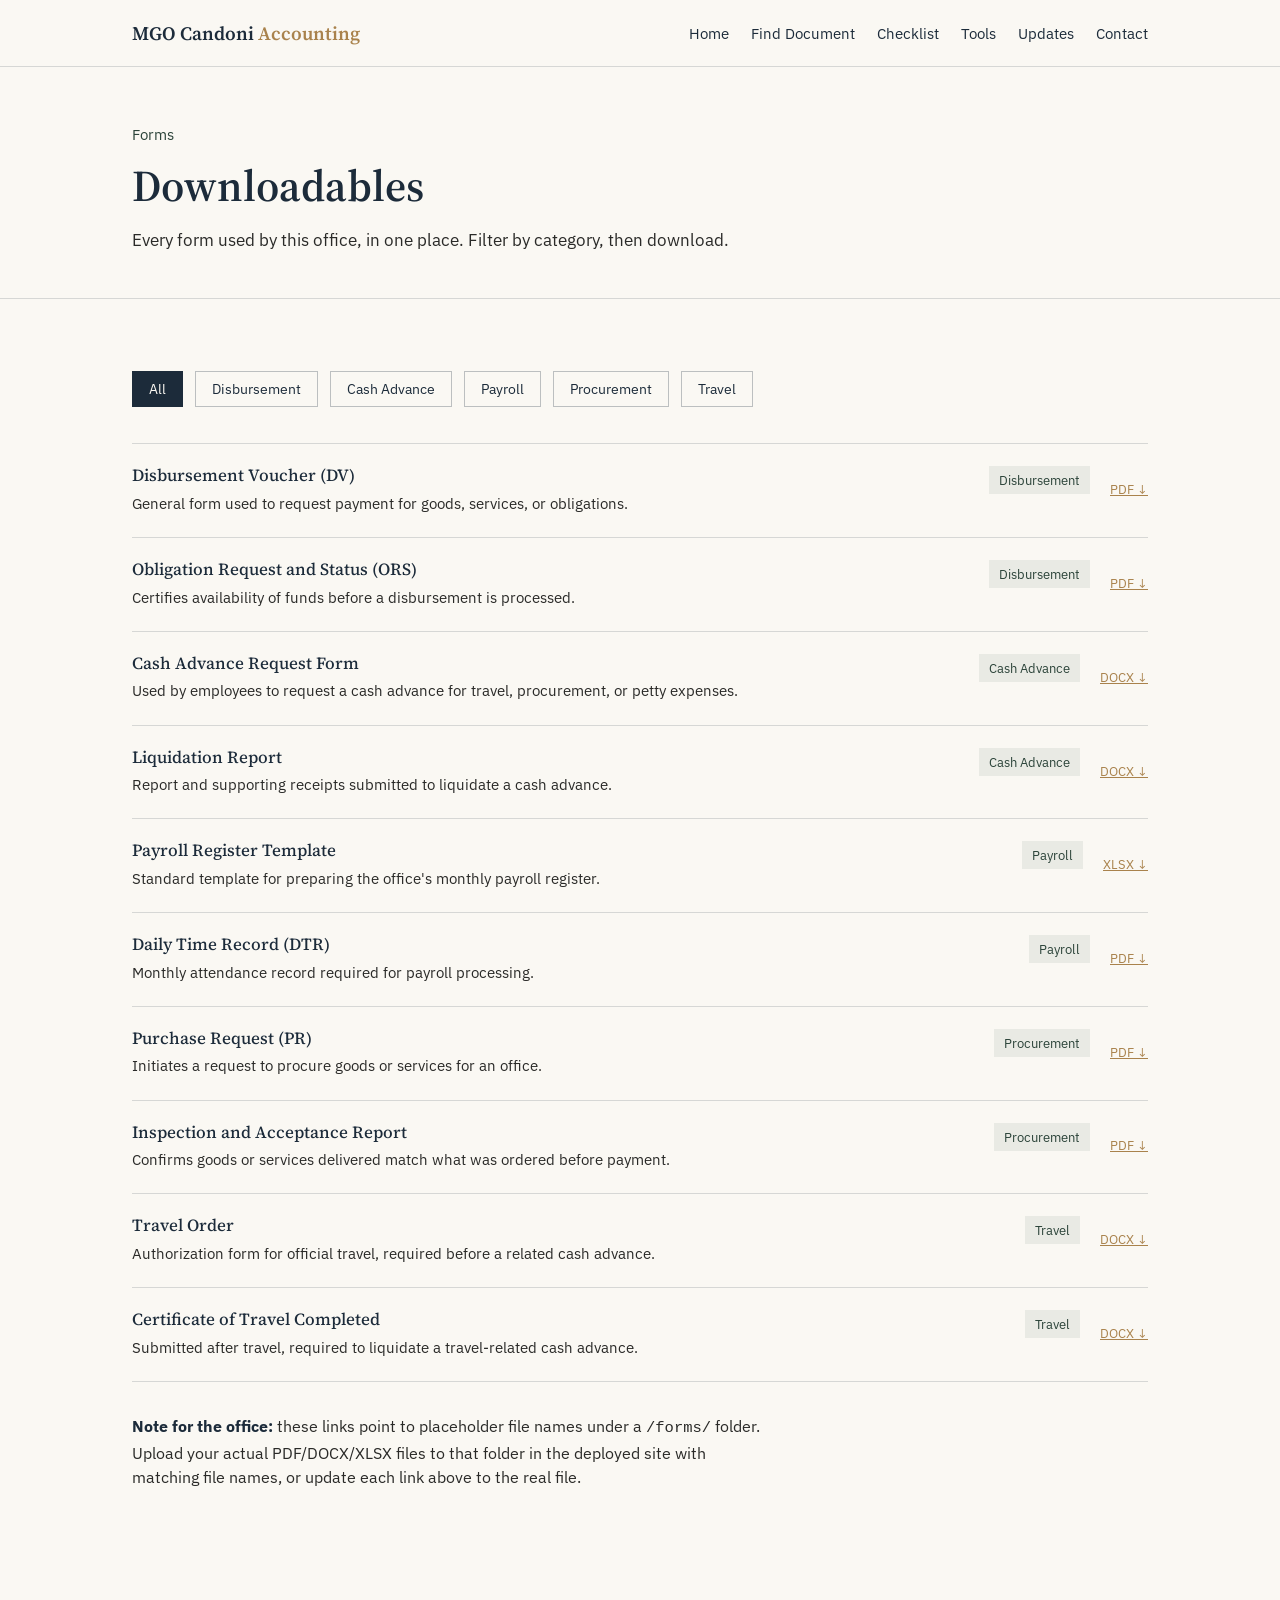
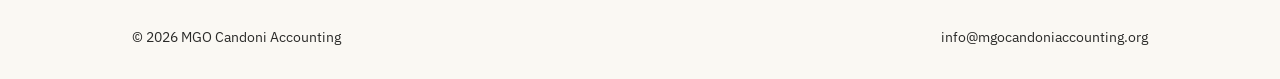
<file: downloadables.html>
<!DOCTYPE html>
<html lang="en">
<head>
<meta charset="UTF-8">
<meta name="viewport" content="width=device-width, initial-scale=1.0">
<title>Downloadables — MGO Candoni Accounting</title>
<link rel="preconnect" href="https://fonts.googleapis.com">
<link rel="preconnect" href="https://fonts.gstatic.com" crossorigin>
<link href="https://fonts.googleapis.com/css2?family=Source+Serif+4:opsz,wght@8..60,400;8..60,500;8..60,600&family=IBM+Plex+Sans:wght@400;500;600&display=swap" rel="stylesheet">
<link rel="stylesheet" href="styles.css">
</head>
<body>

<header>
  <div class="wrap">
    <a class="brand" href="index.html">MGO Candoni <span>Accounting</span></a>
    <button class="nav-toggle" aria-label="Toggle menu" aria-expanded="false">Menu</button>
    <nav class="primary-nav" aria-label="Primary">
      <ul>
        <li><a href="index.html">Home</a></li>
        <li><a href="find-document.html">Find Document</a></li>
        <li><a href="checklist.html">Checklist</a></li>
        <li><a href="tools.html">Tools</a></li>
        <li><a href="updates.html">Updates</a></li>
        <li><a href="index.html#contact">Contact</a></li>
      </ul>
    </nav>
  </div>
</header>

<section class="page-header">
  <div class="wrap">
    <div class="eyebrow">Forms</div>
    <h1>Downloadables</h1>
    <p>Every form used by this office, in one place. Filter by category, then download.</p>
  </div>
</section>

<section>
  <div class="wrap">
    <div class="filter-bar" data-target="downloads-list">
      <button class="filter-chip active" data-cat="all">All</button>
      <button class="filter-chip" data-cat="disbursement">Disbursement</button>
      <button class="filter-chip" data-cat="cash-advance">Cash Advance</button>
      <button class="filter-chip" data-cat="payroll">Payroll</button>
      <button class="filter-chip" data-cat="procurement">Procurement</button>
      <button class="filter-chip" data-cat="travel">Travel</button>
    </div>

    <div class="item-list" id="downloads-list">

      <div class="item-row" data-cat="disbursement">
        <div class="meta">
          <h3>Disbursement Voucher (DV)</h3>
          <p>General form used to request payment for goods, services, or obligations.</p>
        </div>
        <span class="cat">Disbursement</span>
        <a class="filetype" href="forms/disbursement-voucher.pdf" download>PDF &darr;</a>
      </div>

      <div class="item-row" data-cat="disbursement">
        <div class="meta">
          <h3>Obligation Request and Status (ORS)</h3>
          <p>Certifies availability of funds before a disbursement is processed.</p>
        </div>
        <span class="cat">Disbursement</span>
        <a class="filetype" href="forms/obligation-request.pdf" download>PDF &darr;</a>
      </div>

      <div class="item-row" data-cat="cash-advance">
        <div class="meta">
          <h3>Cash Advance Request Form</h3>
          <p>Used by employees to request a cash advance for travel, procurement, or petty expenses.</p>
        </div>
        <span class="cat">Cash Advance</span>
        <a class="filetype" href="forms/cash-advance-request.docx" download>DOCX &darr;</a>
      </div>

      <div class="item-row" data-cat="cash-advance">
        <div class="meta">
          <h3>Liquidation Report</h3>
          <p>Report and supporting receipts submitted to liquidate a cash advance.</p>
        </div>
        <span class="cat">Cash Advance</span>
        <a class="filetype" href="forms/liquidation-report.docx" download>DOCX &darr;</a>
      </div>

      <div class="item-row" data-cat="payroll">
        <div class="meta">
          <h3>Payroll Register Template</h3>
          <p>Standard template for preparing the office's monthly payroll register.</p>
        </div>
        <span class="cat">Payroll</span>
        <a class="filetype" href="forms/payroll-register.xlsx" download>XLSX &darr;</a>
      </div>

      <div class="item-row" data-cat="payroll">
        <div class="meta">
          <h3>Daily Time Record (DTR)</h3>
          <p>Monthly attendance record required for payroll processing.</p>
        </div>
        <span class="cat">Payroll</span>
        <a class="filetype" href="forms/daily-time-record.pdf" download>PDF &darr;</a>
      </div>

      <div class="item-row" data-cat="procurement">
        <div class="meta">
          <h3>Purchase Request (PR)</h3>
          <p>Initiates a request to procure goods or services for an office.</p>
        </div>
        <span class="cat">Procurement</span>
        <a class="filetype" href="forms/purchase-request.pdf" download>PDF &darr;</a>
      </div>

      <div class="item-row" data-cat="procurement">
        <div class="meta">
          <h3>Inspection and Acceptance Report</h3>
          <p>Confirms goods or services delivered match what was ordered before payment.</p>
        </div>
        <span class="cat">Procurement</span>
        <a class="filetype" href="forms/inspection-acceptance.pdf" download>PDF &darr;</a>
      </div>

      <div class="item-row" data-cat="travel">
        <div class="meta">
          <h3>Travel Order</h3>
          <p>Authorization form for official travel, required before a related cash advance.</p>
        </div>
        <span class="cat">Travel</span>
        <a class="filetype" href="forms/travel-order.docx" download>DOCX &darr;</a>
      </div>

      <div class="item-row" data-cat="travel">
        <div class="meta">
          <h3>Certificate of Travel Completed</h3>
          <p>Submitted after travel, required to liquidate a travel-related cash advance.</p>
        </div>
        <span class="cat">Travel</span>
        <a class="filetype" href="forms/travel-completed.docx" download>DOCX &darr;</a>
      </div>

    </div>

    <p class="tool-intro" style="margin-top:32px;">
      <strong>Note for the office:</strong> these links point to placeholder file names under a <code>/forms/</code> folder.
      Upload your actual PDF/DOCX/XLSX files to that folder in the deployed site with matching file names, or update each
      link above to the real file.
    </p>
  </div>
</section>

<footer>
  <div class="wrap">
    <span>&copy; <span id="year"></span> MGO Candoni Accounting</span>
    <span>info@mgocandoniaccounting.org</span>
  </div>
</footer>

<script src="main.js"></script>
</body>
</html>
</file>
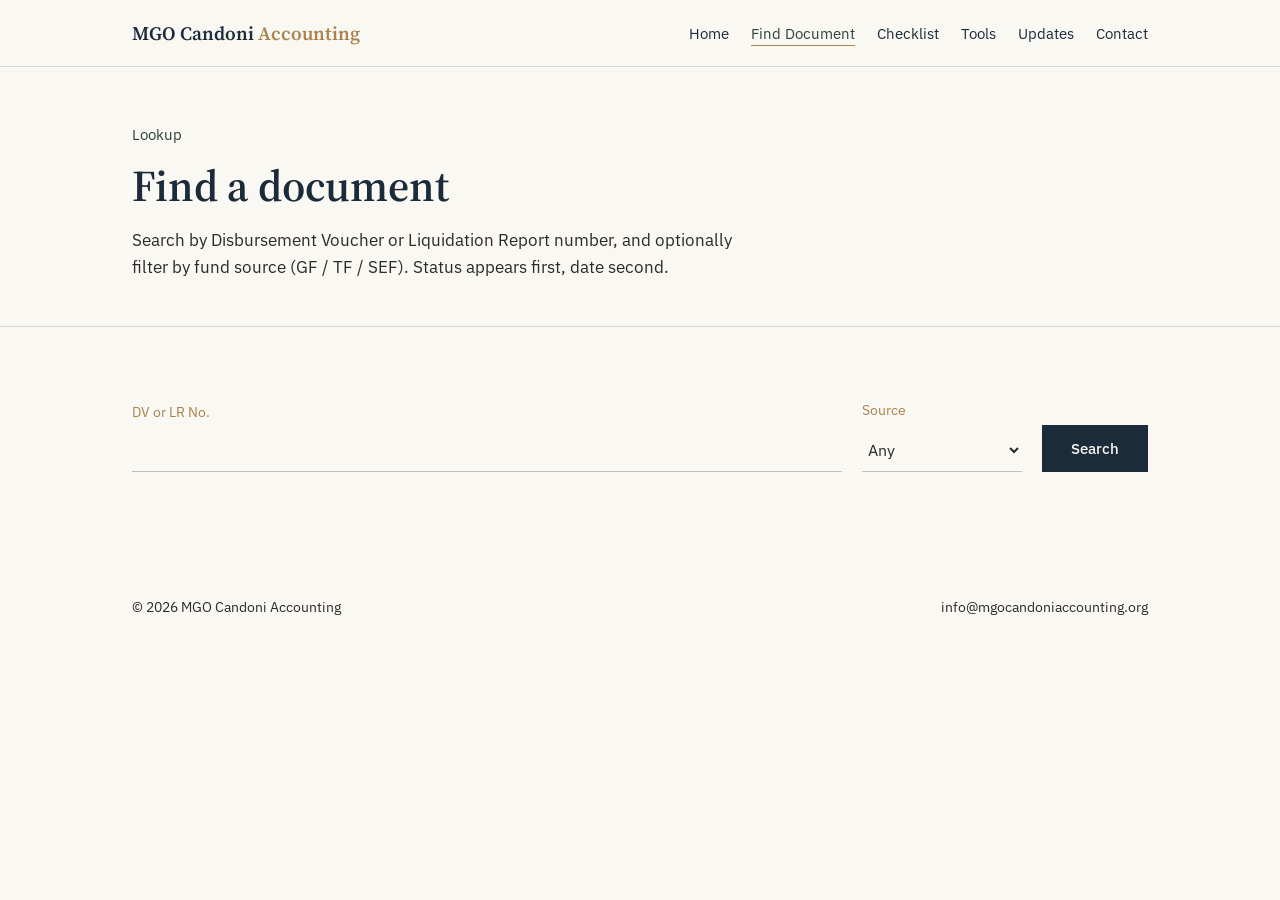
<file: find-document.html>
<!DOCTYPE html>
<html lang="en">
<head>
<meta charset="UTF-8">
<meta name="viewport" content="width=device-width, initial-scale=1.0">
<title>Find Document — MGO Candoni Accounting</title>
<link rel="preconnect" href="https://fonts.googleapis.com">
<link rel="preconnect" href="https://fonts.gstatic.com" crossorigin>
<link href="https://fonts.googleapis.com/css2?family=Source+Serif+4:opsz,wght@8..60,400;8..60,500;8..60,600&family=IBM+Plex+Sans:wght@400;500;600&display=swap" rel="stylesheet">
<link rel="stylesheet" href="styles.css">
</head>
<body>

<header>
  <div class="wrap">
    <a class="brand" href="index.html">MGO Candoni <span>Accounting</span></a>
    <button class="nav-toggle" aria-label="Toggle menu" aria-expanded="false">Menu</button>
    <nav class="primary-nav" aria-label="Primary">
      <ul>
        <li><a href="index.html">Home</a></li>
        <li><a href="find-document.html" class="active">Find Document</a></li>
        <li><a href="checklist.html">Checklist</a></li>
        <li><a href="tools.html">Tools</a></li>
        <li><a href="updates.html">Updates</a></li>
        <li><a href="index.html#contact">Contact</a></li>
      </ul>
    </nav>
  </div>
</header>

<section class="page-header">
  <div class="wrap">
    <div class="eyebrow">Lookup</div>
    <h1>Find a document</h1>
    <p>Search by Disbursement Voucher or Liquidation Report number, and optionally filter by fund source (GF / TF / SEF). Status appears first, date second.</p>
  </div>
</section>

<section>
  <div class="wrap dv-tool">

    <div class="dv-row">
      <div class="field">
        <label for="dvInput">DV or LR No.</label>
        <input id="dvInput" type="text" placeholder="" autocomplete="off">
      </div>
      <div class="field narrow">
        <label for="sourceSelect">Source</label>
        <select id="sourceSelect">
          <option value="">Any</option>
          <option value="GF">GF</option>
          <option value="TF">TF</option>
          <option value="SEF">SEF</option>
        </select>
      </div>
      <div>
        <button id="searchBtn" class="btn" type="button">Search</button>
      </div>
    </div>

    <div id="status" class="search-meta" aria-live="polite"></div>
    <div id="results"></div>

  </div>
</section>

<footer>
  <div class="wrap">
    <span>&copy; <span id="year"></span> MGO Candoni Accounting</span>
    <span>info@mgocandoniaccounting.org</span>
  </div>
</footer>

<script src="main.js"></script>
<script>
const SHEET_ID="1NuLeke1Gdi0rQSMMZaSa9w5WUPdHCrBaAS0c-yYiWiQ";
const SHEET_NAME="Disbursement Voucher Control";

const DV_HEADERS=["DV NO","DV NO.","DV NUMBER","DV #","DVNO","DV","DISBURSEMENT VOUCHER NO","DISBURSEMENT VOUCHER NUMBER"];
const SOURCE_HEADERS=["SOURCE","FUND","FUND SOURCE","GF/TF/SEF","LABEL","SOURCE FUND"];
const DATE_HEADERS=["DATE","TRANSACTION DATE","DV DATE","DATE CREATED"];
const STATUS_HEADERS=["STATUS","REMARKS","STAT","STATE"];
const FUND_ALIASES={"GENERAL FUND":"GF","TRUST FUND":"TF","SPECIAL EDUCATION FUND":"SEF","SEF":"SEF","GF":"GF","TF":"TF"};

const $=s=>document.querySelector(s);
function encodeTq(sql){return encodeURIComponent(sql).replace(/%20/g,"+");}
function parseGviz(t){const s=t.indexOf("{"),e=t.lastIndexOf("}");if(s===-1||e===-1)throw new Error("Unexpected Google response");return JSON.parse(t.slice(s,e+1));}
function colIndexToLetter(i){let s="";i++;while(i>0){const m=(i-1)%26;s=String.fromCharCode(65+m)+s;i=Math.floor((i-1)/26);}return s;}
function normalizeStr(v){return String(v??"").trim().replace(/[\u2010-\u2015]/g,"-");}
function toCodeFund(v){const up=String(v||"").trim().toUpperCase();return FUND_ALIASES[up]||up;}
function detectIndexes(cols,wanted){const ups=wanted.map(x=>x.toUpperCase());const hits=[];cols.forEach((c,i)=>{const L=(c.label||"").toUpperCase();const I=(c.id||"").toUpperCase();if(ups.includes(L)||ups.includes(I))hits.push(i);});return hits;}
function buildWhereClause(cols,dvValue,fundValue){
  const dvIdxs=detectIndexes(cols,DV_HEADERS);const srcIdxs=detectIndexes(cols,SOURCE_HEADERS);
  if(dvIdxs.length===0)dvIdxs.push(2);
  const safeDV=normalizeStr(dvValue).replace(/'/g,"''");
  const dvPreds=dvIdxs.map(i=>`upper(${colIndexToLetter(i)}) contains upper('${safeDV}')`);
  let where=`(${dvPreds.join(" or ")})`;
  if(fundValue&&srcIdxs.length){
    const code=toCodeFund(fundValue),safeFund=code.replace(/'/g,"''");
    const srcPreds=srcIdxs.map(i=>`upper(${colIndexToLetter(i)}) = upper('${safeFund}')`);
    const verbose=Object.keys(FUND_ALIASES).find(k=>FUND_ALIASES[k]===code&&k!==code);
    if(verbose){const vSafe=verbose.replace(/'/g,"''");srcPreds.push(...srcIdxs.map(i=>`upper(${colIndexToLetter(i)}) = upper('${vSafe}')`));}
    where+=` and (${srcPreds.join(" or ")})`;
  }
  return where;
}

function formatPHDate(val){
  if(!val)return"";
  const months=["Jan","Feb","Mar","Apr","May","Jun","Jul","Aug","Sep","Oct","Nov","Dec"];
  if(typeof val==="number"){const d=new Date((val-25569)*86400000);return `${String(d.getDate()).padStart(2,"0")}-${months[d.getMonth()]}-${d.getFullYear()}`;}
  if(typeof val==="string"&&/^Date\(/.test(val)){const p=val.match(/\d+/g)?.map(Number)||[];const[y,m,d=1]=p;const dt=new Date(Date.UTC(y,m,d));return `${String(dt.getUTCDate()).padStart(2,"0")}-${months[dt.getUTCMonth()]}-${dt.getUTCFullYear()}`;}
  if(typeof val==="string"&&/^\d{4}-\d{2}-\d{2}/.test(val)){const d=new Date(val);return `${String(d.getDate()).padStart(2,"0")}-${months[d.getMonth()]}-${d.getFullYear()}`;}
  return val;
}

function makeTable(container,cols,rows){
  const dateIdx=detectIndexes(cols,DATE_HEADERS)[0];
  const statusIdx=detectIndexes(cols,STATUS_HEADERS)[0];
  const allIdxs=cols.map((_,i)=>i);const order=[];
  if(typeof statusIdx==="number")order.push(statusIdx);
  if(typeof dateIdx==="number"&&dateIdx!==statusIdx)order.push(dateIdx);
  allIdxs.forEach(i=>{if(!order.includes(i))order.push(i);});
  const table=document.createElement("table");table.className="table";
  const thead=document.createElement("thead");const trh=document.createElement("tr");
  order.forEach(i=>{const th=document.createElement("th");th.textContent=cols[i]?.label||cols[i]?.id||"";trh.appendChild(th);});
  thead.appendChild(trh);table.appendChild(thead);
  const tbody=document.createElement("tbody");
  rows.forEach(r=>{
    const tr=document.createElement("tr");
    order.forEach(i=>{
      const td=document.createElement("td");
      let v=r.c?.[i]?.v??"";
      if(typeof dateIdx==="number"&&i===dateIdx)v=formatPHDate(v);
      if(typeof statusIdx==="number"&&i===statusIdx){
        const t=String(v).toUpperCase();
        const span=document.createElement("span");
        span.className="badge "+(t.includes("OK")||t.includes("RELEASED")||t.includes("CLEARED")?"ok":t.includes("PENDING")||t.includes("FOR ")||t.includes("REVIEW")?"warn":"err");
        span.textContent=String(v||"").trim();
        td.appendChild(span);
      }else td.textContent=v;
      tr.appendChild(td);
    });
    tbody.appendChild(tr);
  });
  table.appendChild(tbody);
  container.innerHTML="";
  container.appendChild(table);
}

async function getColumns(sheetName){
  const url=`https://docs.google.com/spreadsheets/d/${SHEET_ID}/gviz/tq?tqx=out:json&sheet=${encodeURIComponent(sheetName)}&headers=1&tq=${encodeTq("select * limit 0")}`;
  const res=await fetch(url,{cache:"no-store"});
  if(res.status==401||res.status==403)throw new Error("No access to sheet (set Anyone with link → Viewer)");
  const txt=await res.text();const json=parseGviz(txt);
  if(!json.table?.cols?.length)throw new Error("No header row found. Check tab name & headers.");
  return json.table.cols;
}

async function runSearch(){
  const dv=$('#dvInput').value.trim(),src=$('#sourceSelect').value;
  const status=$('#status'),results=$('#results');
  results.innerHTML="";status.textContent="";
  if(!dv){status.textContent="Please enter a DV No.";return;}
  try{
    status.textContent=`Searching "${SHEET_NAME}"…`;
    const cols=await getColumns(SHEET_NAME);
    const where=buildWhereClause(cols,dv,src);
    const tq=`select * where ${where}`;
    const url=`https://docs.google.com/spreadsheets/d/${SHEET_ID}/gviz/tq?tqx=out:json&sheet=${encodeURIComponent(SHEET_NAME)}&tq=${encodeTq(tq)}`;
    const res=await fetch(url,{cache:"no-store"});
    if(res.status==401||res.status==403)throw new Error("No access to sheet (set to Anyone with link → Viewer).");
    const txt=await res.text();const json=parseGviz(txt);const rows=json.table?.rows||[];
    if(!rows.length){status.textContent="No records found.";return;}
    status.textContent=`Found ${rows.length} record(s).`;
    makeTable(results,json.table.cols,rows);
  }catch(err){console.error(err);status.textContent="Error: "+err.message;}
}

$('#searchBtn').addEventListener('click',runSearch);
$('#dvInput').addEventListener('keydown',e=>{if(e.key==='Enter')runSearch();});
</script>
</body>
</html>
</file>
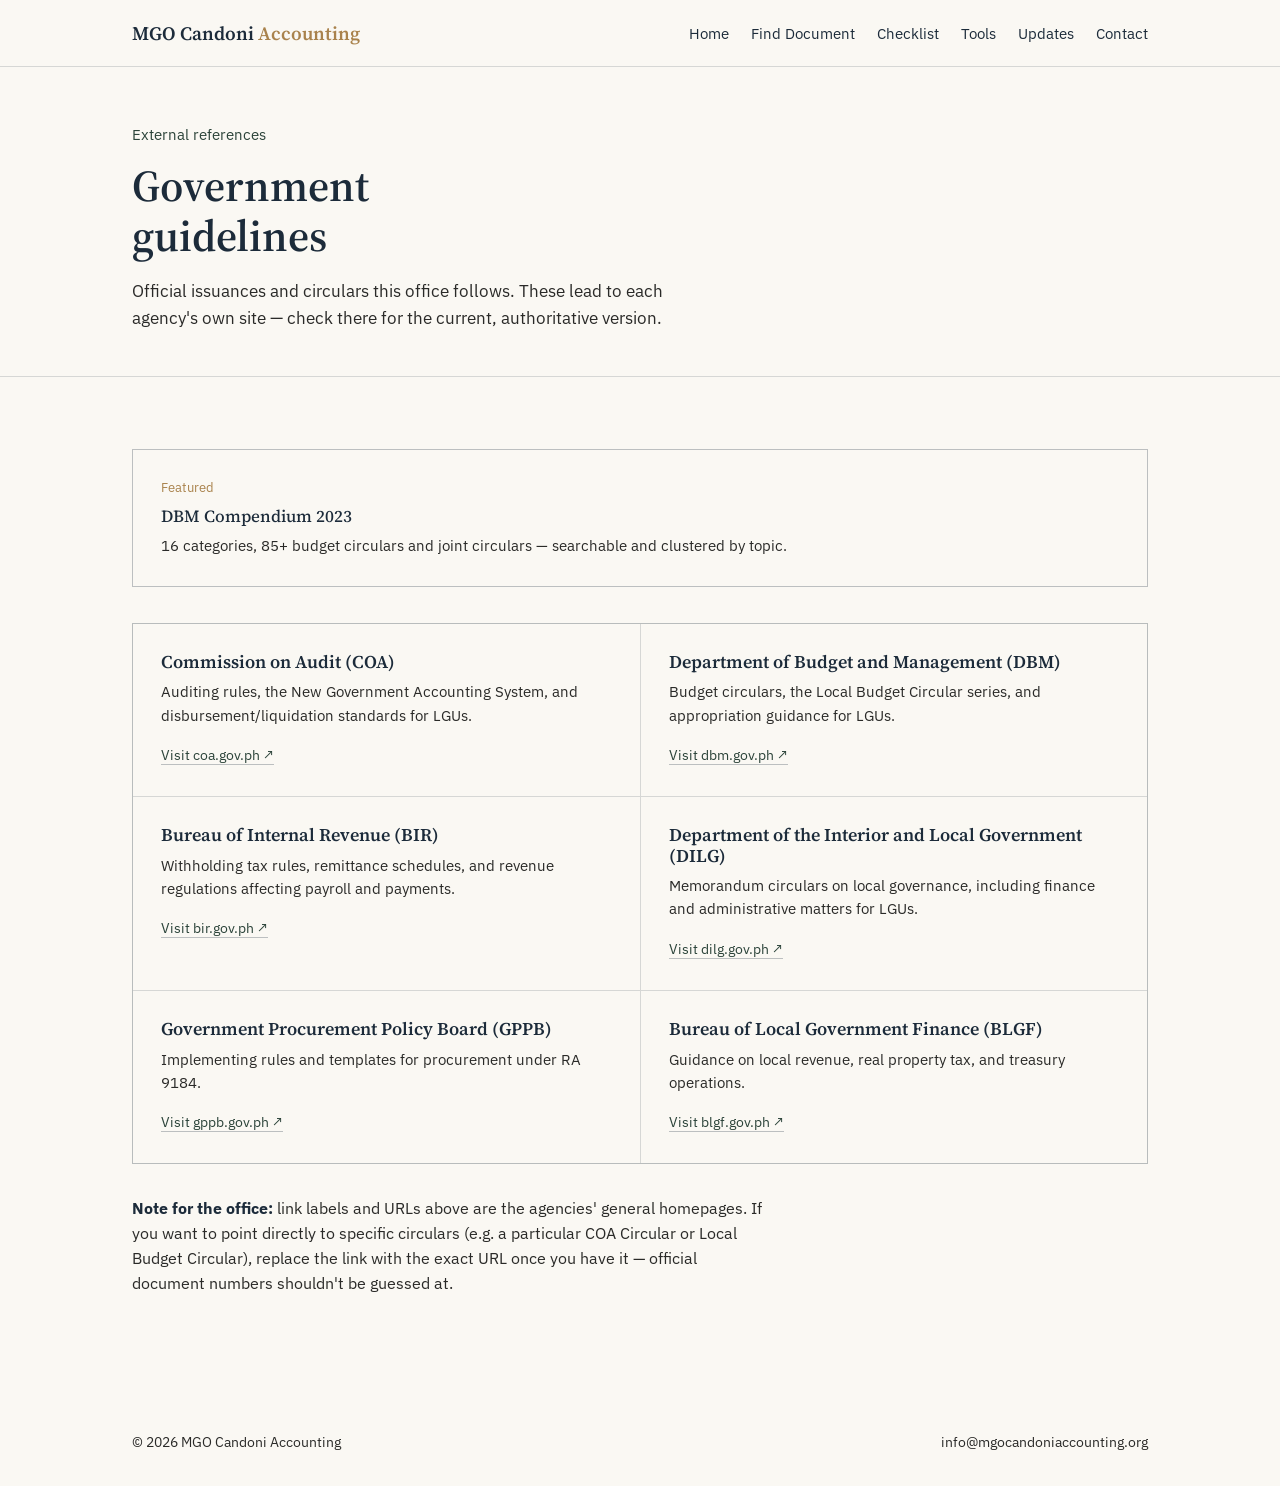
<file: guidelines.html>
<!DOCTYPE html>
<html lang="en">
<head>
<meta charset="UTF-8">
<meta name="viewport" content="width=device-width, initial-scale=1.0">
<title>Guidelines — MGO Candoni Accounting</title>
<link rel="preconnect" href="https://fonts.googleapis.com">
<link rel="preconnect" href="https://fonts.gstatic.com" crossorigin>
<link href="https://fonts.googleapis.com/css2?family=Source+Serif+4:opsz,wght@8..60,400;8..60,500;8..60,600&family=IBM+Plex+Sans:wght@400;500;600&display=swap" rel="stylesheet">
<link rel="stylesheet" href="styles.css">
</head>
<body>

<header>
  <div class="wrap">
    <a class="brand" href="index.html">MGO Candoni <span>Accounting</span></a>
    <button class="nav-toggle" aria-label="Toggle menu" aria-expanded="false">Menu</button>
    <nav class="primary-nav" aria-label="Primary">
      <ul>
        <li><a href="index.html">Home</a></li>
        <li><a href="find-document.html">Find Document</a></li>
        <li><a href="checklist.html">Checklist</a></li>
        <li><a href="tools.html">Tools</a></li>
        <li><a href="updates.html">Updates</a></li>
        <li><a href="index.html#contact">Contact</a></li>
      </ul>
    </nav>
  </div>
</header>

<section class="page-header">
  <div class="wrap">
    <div class="eyebrow">External references</div>
    <h1>Government guidelines</h1>
    <p>Official issuances and circulars this office follows. These lead to each agency's own site — check there for the current, authoritative version.</p>
  </div>
</section>

<section>
  <div class="wrap">
    <a class="quick-item" href="dbm-compendium.html" style="border:1px solid var(--rule-strong); margin-bottom:36px; display:flex;">
      <span class="tag">Featured</span>
      <h3>DBM Compendium 2023</h3>
      <p>16 categories, 85+ budget circulars and joint circulars — searchable and clustered by topic.</p>
    </a>

    <div class="gov-grid">

      <div class="gov-card">
        <h3>Commission on Audit (COA)</h3>
        <p>Auditing rules, the New Government Accounting System, and disbursement/liquidation standards for LGUs.</p>
        <a href="https://www.coa.gov.ph" target="_blank" rel="noopener">Visit coa.gov.ph &nearr;</a>
      </div>

      <div class="gov-card">
        <h3>Department of Budget and Management (DBM)</h3>
        <p>Budget circulars, the Local Budget Circular series, and appropriation guidance for LGUs.</p>
        <a href="https://www.dbm.gov.ph" target="_blank" rel="noopener">Visit dbm.gov.ph &nearr;</a>
      </div>

      <div class="gov-card">
        <h3>Bureau of Internal Revenue (BIR)</h3>
        <p>Withholding tax rules, remittance schedules, and revenue regulations affecting payroll and payments.</p>
        <a href="https://www.bir.gov.ph" target="_blank" rel="noopener">Visit bir.gov.ph &nearr;</a>
      </div>

      <div class="gov-card">
        <h3>Department of the Interior and Local Government (DILG)</h3>
        <p>Memorandum circulars on local governance, including finance and administrative matters for LGUs.</p>
        <a href="https://www.dilg.gov.ph" target="_blank" rel="noopener">Visit dilg.gov.ph &nearr;</a>
      </div>

      <div class="gov-card">
        <h3>Government Procurement Policy Board (GPPB)</h3>
        <p>Implementing rules and templates for procurement under RA 9184.</p>
        <a href="https://www.gppb.gov.ph" target="_blank" rel="noopener">Visit gppb.gov.ph &nearr;</a>
      </div>

      <div class="gov-card">
        <h3>Bureau of Local Government Finance (BLGF)</h3>
        <p>Guidance on local revenue, real property tax, and treasury operations.</p>
        <a href="https://blgf.gov.ph" target="_blank" rel="noopener">Visit blgf.gov.ph &nearr;</a>
      </div>

    </div>

    <p class="tool-intro" style="margin-top:32px;">
      <strong>Note for the office:</strong> link labels and URLs above are the agencies' general homepages. If you want to
      point directly to specific circulars (e.g. a particular COA Circular or Local Budget Circular), replace the link
      with the exact URL once you have it — official document numbers shouldn't be guessed at.
    </p>
  </div>
</section>

<footer>
  <div class="wrap">
    <span>&copy; <span id="year"></span> MGO Candoni Accounting</span>
    <span>info@mgocandoniaccounting.org</span>
  </div>
</footer>

<script src="main.js"></script>
</body>
</html>
</file>
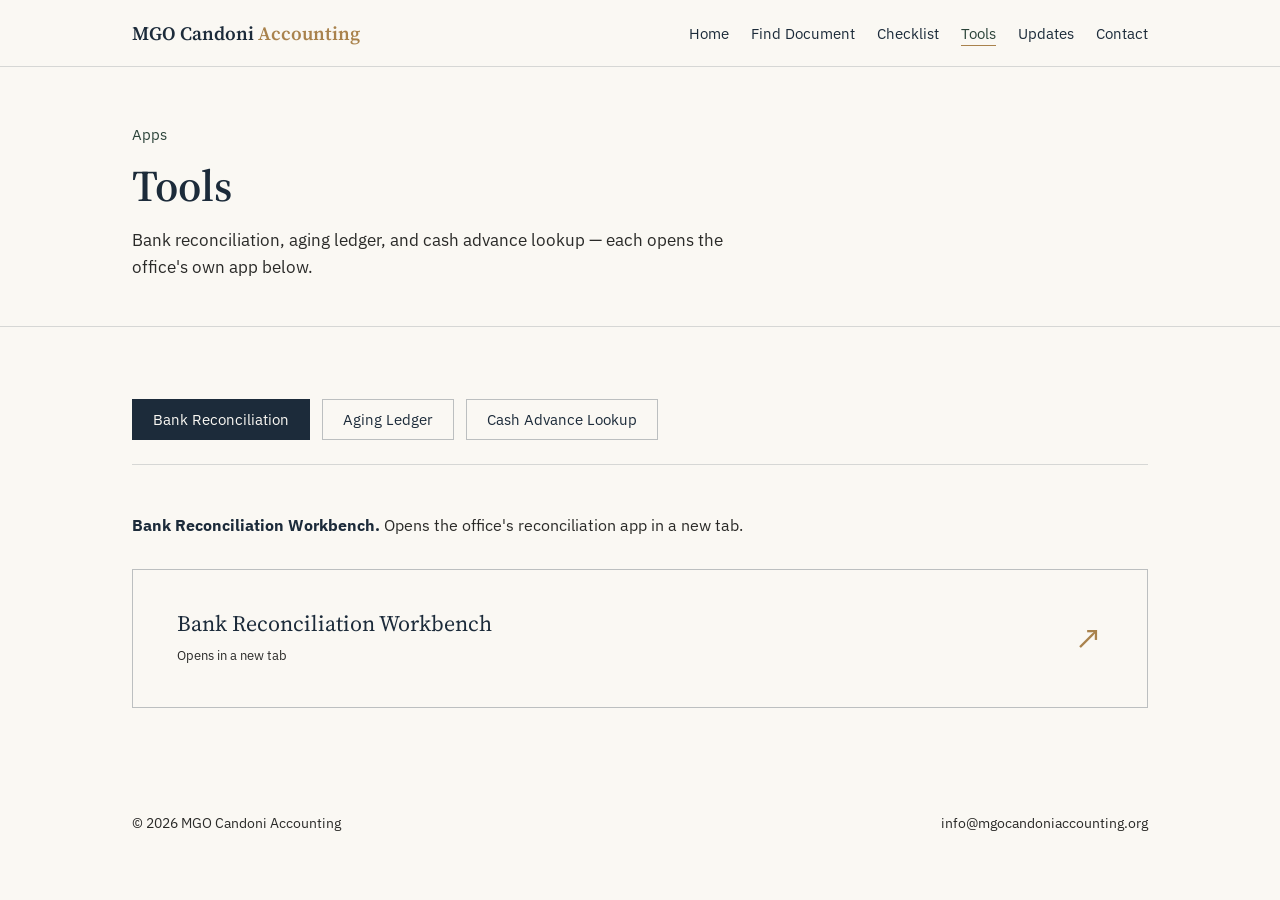
<file: tools.html>
<!DOCTYPE html>
<html lang="en">
<head>
<meta charset="UTF-8">
<meta name="viewport" content="width=device-width, initial-scale=1.0">
<title>Tools — MGO Candoni Accounting</title>
<link rel="preconnect" href="https://fonts.googleapis.com">
<link rel="preconnect" href="https://fonts.gstatic.com" crossorigin>
<link href="https://fonts.googleapis.com/css2?family=Source+Serif+4:opsz,wght@8..60,400;8..60,500;8..60,600&family=IBM+Plex+Sans:wght@400;500;600&display=swap" rel="stylesheet">
<link rel="stylesheet" href="styles.css">
</head>
<body>

<header>
  <div class="wrap">
    <a class="brand" href="index.html">MGO Candoni <span>Accounting</span></a>
    <button class="nav-toggle" aria-label="Toggle menu" aria-expanded="false">Menu</button>
    <nav class="primary-nav" aria-label="Primary">
      <ul>
        <li><a href="index.html">Home</a></li>
        <li><a href="find-document.html">Find Document</a></li>
        <li><a href="checklist.html">Checklist</a></li>
        <li><a href="tools.html" class="active">Tools</a></li>
        <li><a href="updates.html">Updates</a></li>
        <li><a href="index.html#contact">Contact</a></li>
      </ul>
    </nav>
  </div>
</header>

<section class="page-header">
  <div class="wrap">
    <div class="eyebrow">Apps</div>
    <h1>Tools</h1>
    <p>Bank reconciliation, aging ledger, and cash advance lookup — each opens the office's own app below.</p>
  </div>
</section>

<section>
  <div class="wrap">
    <div class="tool-nav">
      <button class="tool-tab active" data-tab="recon">Bank Reconciliation</button>
      <button class="tool-tab" data-tab="aging">Aging Ledger</button>
      <button class="tool-tab" data-tab="advances">Cash Advance Lookup</button>
    </div>

    <!-- ============ BANK RECONCILIATION ============ -->
    <div class="tool-panel active" id="panel-recon">
      <p class="tool-intro">
        <strong>Bank Reconciliation Workbench.</strong> Opens the office's reconciliation app in a new tab.
      </p>
      <a class="launch-tile" href="https://npp-prog.github.io/brs-workbench/" target="_blank" rel="noopener">
        <span class="launch-tile-text">
          <span class="launch-tile-title">Bank Reconciliation Workbench</span>
          <span class="launch-tile-sub">Opens in a new tab</span>
        </span>
        <span class="launch-tile-icon">&nearr;</span>
      </a>
    </div>

    <!-- ============ AGING LEDGER ============ -->
    <div class="tool-panel" id="panel-aging">
      <p class="tool-intro">
        <strong>Aging Ledger.</strong> Opens the office's aging ledger app in a new tab.
      </p>
      <a class="launch-tile" href="https://npp-prog.github.io/aging-ledger/" target="_blank" rel="noopener">
        <span class="launch-tile-text">
          <span class="launch-tile-title">Aging Ledger</span>
          <span class="launch-tile-sub">Opens in a new tab</span>
        </span>
        <span class="launch-tile-icon">&nearr;</span>
      </a>
    </div>

    <!-- ============ ADVANCES SEARCH ============ -->
    <div class="tool-panel" id="panel-advances">
      <p class="tool-intro">
        <strong>Cash Advance Lookup.</strong> Loads the office's cash advance app directly. Access is controlled by the
        Apps Script deployment's own sharing settings — worth double-checking those if this page is public.
      </p>
      <div class="tool-frame-wrap">
        <iframe
          src="https://script.google.com/a/macros/mgocandoniaccounting.org/s/AKfycbwgMJXSP4fVUEq9MIYLO2BSw9GF1tfoRBOvEC5Ccptpd3IfSjXazmA9ZConhFpD2E3Qmw/exec"
          title="Cash Advance Lookup"
          loading="lazy"
          allow="clipboard-read; clipboard-write"></iframe>
      </div>
    </div>

  </div>
</section>

<footer>
  <div class="wrap">
    <span>&copy; <span id="year"></span> MGO Candoni Accounting</span>
    <span>info@mgocandoniaccounting.org</span>
  </div>
</footer>

<script src="main.js"></script>
<script>
  document.querySelectorAll('.tool-tab').forEach(function (tab) {
    tab.addEventListener('click', function () {
      document.querySelectorAll('.tool-tab').forEach(function (t) { t.classList.remove('active'); });
      document.querySelectorAll('.tool-panel').forEach(function (p) { p.classList.remove('active'); });
      tab.classList.add('active');
      document.getElementById('panel-' + tab.dataset.tab).classList.add('active');
    });
  });
</script>
</body>
</html>
</file>
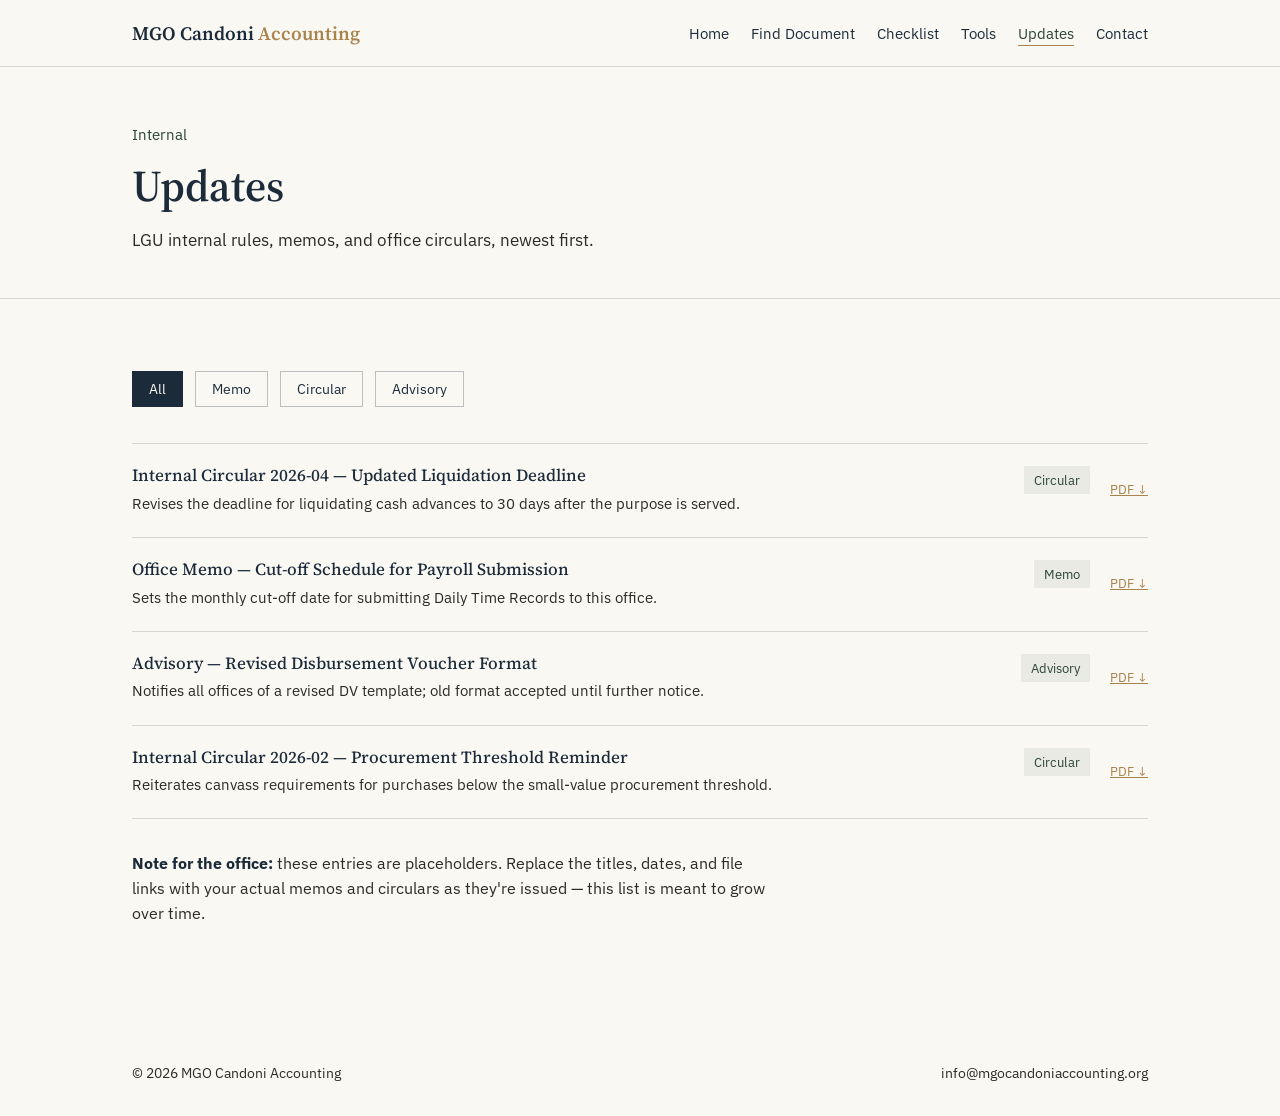
<file: updates.html>
<!DOCTYPE html>
<html lang="en">
<head>
<meta charset="UTF-8">
<meta name="viewport" content="width=device-width, initial-scale=1.0">
<title>Updates — MGO Candoni Accounting</title>
<link rel="preconnect" href="https://fonts.googleapis.com">
<link rel="preconnect" href="https://fonts.gstatic.com" crossorigin>
<link href="https://fonts.googleapis.com/css2?family=Source+Serif+4:opsz,wght@8..60,400;8..60,500;8..60,600&family=IBM+Plex+Sans:wght@400;500;600&display=swap" rel="stylesheet">
<link rel="stylesheet" href="styles.css">
</head>
<body>

<header>
  <div class="wrap">
    <a class="brand" href="index.html">MGO Candoni <span>Accounting</span></a>
    <button class="nav-toggle" aria-label="Toggle menu" aria-expanded="false">Menu</button>
    <nav class="primary-nav" aria-label="Primary">
      <ul>
        <li><a href="index.html">Home</a></li>
        <li><a href="find-document.html">Find Document</a></li>
        <li><a href="checklist.html">Checklist</a></li>
        <li><a href="tools.html">Tools</a></li>
        <li><a href="updates.html" class="active">Updates</a></li>
        <li><a href="index.html#contact">Contact</a></li>
      </ul>
    </nav>
  </div>
</header>

<section class="page-header">
  <div class="wrap">
    <div class="eyebrow">Internal</div>
    <h1>Updates</h1>
    <p>LGU internal rules, memos, and office circulars, newest first.</p>
  </div>
</section>

<section>
  <div class="wrap">
    <div class="filter-bar" data-target="updates-list">
      <button class="filter-chip active" data-cat="all">All</button>
      <button class="filter-chip" data-cat="memo">Memo</button>
      <button class="filter-chip" data-cat="circular">Circular</button>
      <button class="filter-chip" data-cat="advisory">Advisory</button>
    </div>

    <div class="item-list" id="updates-list">

      <div class="item-row" data-cat="circular">
        <div class="meta">
          <h3>Internal Circular 2026-04 — Updated Liquidation Deadline</h3>
          <p>Revises the deadline for liquidating cash advances to 30 days after the purpose is served.</p>
        </div>
        <span class="cat">Circular</span>
        <a class="filetype" href="updates/circular-2026-04.pdf" download>PDF &darr;</a>
      </div>

      <div class="item-row" data-cat="memo">
        <div class="meta">
          <h3>Office Memo — Cut-off Schedule for Payroll Submission</h3>
          <p>Sets the monthly cut-off date for submitting Daily Time Records to this office.</p>
        </div>
        <span class="cat">Memo</span>
        <a class="filetype" href="updates/memo-payroll-cutoff.pdf" download>PDF &darr;</a>
      </div>

      <div class="item-row" data-cat="advisory">
        <div class="meta">
          <h3>Advisory — Revised Disbursement Voucher Format</h3>
          <p>Notifies all offices of a revised DV template; old format accepted until further notice.</p>
        </div>
        <span class="cat">Advisory</span>
        <a class="filetype" href="updates/advisory-dv-format.pdf" download>PDF &darr;</a>
      </div>

      <div class="item-row" data-cat="circular">
        <div class="meta">
          <h3>Internal Circular 2026-02 — Procurement Threshold Reminder</h3>
          <p>Reiterates canvass requirements for purchases below the small-value procurement threshold.</p>
        </div>
        <span class="cat">Circular</span>
        <a class="filetype" href="updates/circular-2026-02.pdf" download>PDF &darr;</a>
      </div>

    </div>

    <p class="tool-intro" style="margin-top:32px;">
      <strong>Note for the office:</strong> these entries are placeholders. Replace the titles, dates, and file links with
      your actual memos and circulars as they're issued — this list is meant to grow over time.
    </p>
  </div>
</section>

<footer>
  <div class="wrap">
    <span>&copy; <span id="year"></span> MGO Candoni Accounting</span>
    <span>info@mgocandoniaccounting.org</span>
  </div>
</footer>

<script src="main.js"></script>
</body>
</html>
</file>
<file: styles.css>
/* ===== MGO Candoni — shared styles ===== */

:root{
  --paper:#FAF8F3;
  --ink:#1C2B3A;
  --ledger-green:#2B4339;
  --brass:#A9824C;
  --charcoal:#2A2A28;
  --rule:rgba(28,43,58,0.16);
  --rule-strong:rgba(28,43,58,0.28);
  --tag-bg:rgba(43,67,57,0.08);
}

*{box-sizing:border-box; margin:0; padding:0;}
html{scroll-behavior:smooth;}
body{
  background:var(--paper);
  color:var(--charcoal);
  font-family:'IBM Plex Sans', sans-serif;
  font-size:17px;
  line-height:1.6;
}
h1,h2,h3{
  font-family:'Source Serif 4', serif;
  color:var(--ink);
  font-weight:600;
  line-height:1.15;
}
a{color:inherit;}
img{max-width:100%; display:block;}
button{font-family:inherit;}

.wrap{
  max-width:1080px;
  margin:0 auto;
  padding:0 32px;
}

/* ---- Header / Nav ---- */
header{
  border-bottom:1px solid var(--rule);
  background:var(--paper);
  position:sticky;
  top:0;
  z-index:20;
}
header .wrap{
  display:flex;
  align-items:center;
  justify-content:space-between;
  padding-top:18px;
  padding-bottom:18px;
  gap:24px;
}
.brand{
  font-family:'Source Serif 4', serif;
  font-size:19px;
  font-weight:600;
  color:var(--ink);
  text-decoration:none;
  white-space:nowrap;
}
.brand span{color:var(--brass);}

nav.primary-nav ul{
  list-style:none;
  display:flex;
  gap:22px;
  flex-wrap:wrap;
  justify-content:flex-end;
}
nav.primary-nav a{
  text-decoration:none;
  font-size:14.5px;
  color:var(--ink);
  border-bottom:1px solid transparent;
  padding-bottom:2px;
  white-space:nowrap;
  transition:border-color 0.2s ease, color 0.2s ease;
}
nav.primary-nav a:hover,
nav.primary-nav a.active{
  border-color:var(--brass);
}
nav.primary-nav a.active{color:var(--ledger-green);}

.nav-toggle{
  display:none;
  background:none;
  border:1px solid var(--ink);
  padding:8px 12px;
  font-size:14px;
  color:var(--ink);
  cursor:pointer;
}

@media (max-width:860px){
  nav.primary-nav{
    display:none;
    width:100%;
    order:3;
  }
  nav.primary-nav.open{display:block;}
  nav.primary-nav ul{
    flex-direction:column;
    gap:0;
    justify-content:flex-start;
  }
  nav.primary-nav li{
    border-top:1px solid var(--rule);
  }
  nav.primary-nav a{
    display:block;
    padding:14px 0;
  }
  header .wrap{flex-wrap:wrap;}
  .nav-toggle{display:block;}
}

/* ---- Page header (sub-pages) ---- */
.page-header{
  padding:56px 0 44px;
  border-bottom:1px solid var(--rule);
}
.page-header .eyebrow{
  font-size:14.5px;
  color:var(--ledger-green);
  margin-bottom:14px;
}
.page-header h1{
  font-size:clamp(30px, 4.5vw, 44px);
  max-width:20ch;
  margin-bottom:16px;
}
.page-header p{
  max-width:60ch;
  font-size:17px;
  color:var(--charcoal);
}

/* ---- Home hero ---- */
.hero{
  position:relative;
  padding:96px 0 88px;
  overflow:hidden;
  background:
    repeating-linear-gradient(
      to bottom,
      transparent 0px,
      transparent 43px,
      var(--rule) 43px,
      var(--rule) 44px
    );
}
.hero .wrap{position:relative;}
.hero-eyebrow{font-size:15px; color:var(--ledger-green); margin-bottom:18px;}
.hero h1{font-size:clamp(34px, 5vw, 54px); max-width:15ch; margin-bottom:28px;}
.hero p{max-width:46ch; font-size:18px; color:var(--charcoal); margin-bottom:36px;}
.hero-actions{display:flex; gap:20px; flex-wrap:wrap; align-items:center;}

/* ---- Buttons ---- */
.btn{
  display:inline-block;
  padding:13px 28px;
  font-size:15px;
  font-weight:500;
  text-decoration:none;
  border:1px solid var(--ink);
  color:var(--paper);
  background:var(--ink);
  transition:background 0.2s ease, color 0.2s ease, border-color 0.2s ease;
  cursor:pointer;
}
.btn:hover{background:var(--ledger-green); border-color:var(--ledger-green);}
.btn-ghost{background:transparent; color:var(--ink);}
.btn-ghost:hover{background:var(--ink); color:var(--paper);}
.btn-small{padding:9px 18px; font-size:13.5px;}

/* ---- Section rhythm ---- */
section{padding:72px 0; border-bottom:1px solid var(--rule);}
section:last-of-type{border-bottom:none;}
.section-head{
  display:flex;
  justify-content:space-between;
  align-items:baseline;
  gap:24px;
  margin-bottom:40px;
  flex-wrap:wrap;
}
.section-head h2{font-size:28px;}
.section-head .index{font-size:14.5px; color:var(--brass);}

/* ---- Home: services rows ---- */
.services{width:100%; border-collapse:collapse;}
.services .row{
  display:grid;
  grid-template-columns:220px 1fr;
  gap:32px;
  padding:26px 0;
  border-top:1px solid var(--rule);
}
.services .row:last-child{border-bottom:1px solid var(--rule);}
.services h3{font-size:19px; font-weight:500;}
.services p{color:var(--charcoal); max-width:56ch; font-size:16px;}

/* ---- Home: about ---- */
.about-grid{display:grid; grid-template-columns:1.1fr 0.9fr; gap:64px; align-items:start;}
.about-grid p{margin-bottom:18px; max-width:52ch; font-size:17px;}
.figures{border-left:1px solid var(--rule); padding-left:32px;}
.figure{margin-bottom:28px;}
.figure:last-child{margin-bottom:0;}
.figure .num{font-family:'Source Serif 4', serif; font-size:32px; color:var(--ledger-green); display:block;}
.figure .label{font-size:14px; color:var(--charcoal);}

/* ---- Quick links grid (home) ---- */
.quick-grid{
  display:grid;
  grid-template-columns:repeat(3, 1fr);
  gap:1px;
  background:var(--rule);
  border:1px solid var(--rule);
}
.quick-item{
  background:var(--paper);
  padding:28px;
  text-decoration:none;
  display:flex;
  flex-direction:column;
  gap:8px;
  transition:background 0.2s ease;
}
.quick-item:hover{background:var(--tag-bg);}
.quick-item h3{font-size:17px; font-weight:500;}
.quick-item p{font-size:14.5px; color:var(--charcoal);}
.quick-item .tag{font-size:13px; color:var(--brass);}

@media (max-width:720px){
  .quick-grid{grid-template-columns:1fr;}
}

/* ---- Contact ---- */
.contact-inner{display:grid; grid-template-columns:1fr 1fr; gap:48px;}
.contact-card h3{font-size:20px; margin-bottom:14px;}
.contact-line{
  display:flex; gap:14px; padding:14px 0;
  border-top:1px solid var(--rule);
  font-size:16px; align-items:baseline;
}
.contact-line:last-child{border-bottom:1px solid var(--rule);}
.contact-line .k{width:90px; color:var(--brass); font-size:14px; flex-shrink:0;}
.contact-line a{text-decoration:none; border-bottom:1px solid var(--rule);}
.contact-line a:hover{border-color:var(--ink);}
.contact-note{font-size:15px; color:var(--charcoal); padding-top:14px;}

@media (max-width:720px){
  .about-grid{grid-template-columns:1fr;}
  .figures{border-left:none; border-top:1px solid var(--rule); padding-left:0; padding-top:24px;}
  .services .row{grid-template-columns:1fr; gap:8px;}
  .contact-inner{grid-template-columns:1fr;}
  .hero{padding:64px 0 56px;}
  section{padding:56px 0;}
}

/* ---- Footer ---- */
footer{padding:32px 0; font-size:14px; color:var(--charcoal);}
footer .wrap{
  display:flex; justify-content:space-between; flex-wrap:wrap; gap:12px;
}

/* ===================================================
   Downloadables / Checklist / Guidelines / Updates
   ================================================= */

.filter-bar{
  display:flex;
  gap:12px;
  flex-wrap:wrap;
  margin-bottom:36px;
}
.filter-chip{
  border:1px solid var(--rule-strong);
  background:transparent;
  padding:8px 16px;
  font-size:14px;
  color:var(--ink);
  cursor:pointer;
  transition:background 0.15s ease, color 0.15s ease, border-color 0.15s ease;
}
.filter-chip:hover{border-color:var(--ink);}
.filter-chip.active{background:var(--ink); color:var(--paper); border-color:var(--ink);}

.item-list{border-top:1px solid var(--rule);}
.item-row{
  display:grid;
  grid-template-columns:1fr auto auto;
  gap:20px;
  align-items:center;
  padding:22px 0;
  border-bottom:1px solid var(--rule);
}
.item-row .meta h3{font-size:17px; font-weight:500; margin-bottom:6px;}
.item-row .meta p{font-size:14.5px; color:var(--charcoal);}
.item-row .cat{
  font-size:12.5px;
  color:var(--ledger-green);
  background:var(--tag-bg);
  padding:4px 10px;
  white-space:nowrap;
  align-self:start;
}
.item-row .filetype{
  font-size:13px;
  color:var(--brass);
  white-space:nowrap;
}

@media (max-width:720px){
  .item-row{grid-template-columns:1fr; gap:10px;}
  .item-row .cat, .item-row .filetype{justify-self:start;}
}

/* ---- Checklist accordion ---- */
.checklist-group{
  border-top:1px solid var(--rule);
}
.checklist-group summary{
  list-style:none;
  cursor:pointer;
  padding:22px 0;
  display:flex;
  justify-content:space-between;
  align-items:center;
  border-bottom:1px solid var(--rule);
  font-family:'Source Serif 4', serif;
  font-size:19px;
  color:var(--ink);
}
.checklist-group summary::-webkit-details-marker{display:none;}
.checklist-group summary::after{
  content:"+";
  font-family:'IBM Plex Sans', sans-serif;
  font-size:22px;
  color:var(--brass);
}
.checklist-group[open] summary::after{content:"–";}
.checklist-body{padding:8px 0 28px;}
.checklist-body ul{list-style:none;}
.checklist-body li{
  display:flex;
  gap:12px;
  padding:10px 0;
  font-size:15.5px;
  border-bottom:1px dashed var(--rule);
  align-items:flex-start;
}
.checklist-body li:last-child{border-bottom:none;}
.checklist-body input[type="checkbox"]{
  margin-top:4px;
  accent-color:var(--ledger-green);
  width:16px; height:16px;
  flex-shrink:0;
}

/* ---- Guidelines / Updates cards ---- */
.gov-grid{
  display:grid;
  grid-template-columns:repeat(2, 1fr);
  gap:1px;
  background:var(--rule);
  border:1px solid var(--rule);
}
.gov-card{
  background:var(--paper);
  padding:28px;
}
.gov-card h3{font-size:18px; margin-bottom:8px;}
.gov-card p{font-size:14.5px; color:var(--charcoal); margin-bottom:14px;}
.gov-card a{
  font-size:14px;
  color:var(--ledger-green);
  text-decoration:none;
  border-bottom:1px solid var(--rule-strong);
}
.gov-card a:hover{border-color:var(--ledger-green);}

@media (max-width:720px){
  .gov-grid{grid-template-columns:1fr;}
}

/* ---- Search (Find Document) ---- */
.search-box{
  display:flex;
  border:1px solid var(--ink);
  margin-bottom:36px;
}
.search-box input{
  flex:1;
  border:none;
  background:transparent;
  padding:15px 18px;
  font-size:16px;
  font-family:inherit;
  color:var(--charcoal);
}
.search-box input:focus{outline:none;}
.search-box button{
  border:none;
  background:var(--ink);
  color:var(--paper);
  padding:0 24px;
  font-size:14.5px;
  cursor:pointer;
}
.search-box button:hover{background:var(--ledger-green);}
.search-meta{font-size:14px; color:var(--brass); margin-bottom:20px;}
.no-results{
  padding:40px 0;
  color:var(--charcoal);
  font-size:15.5px;
}

/* ---- Tools page ---- */
.tool-nav{
  display:flex;
  gap:12px;
  flex-wrap:wrap;
  margin-bottom:48px;
  border-bottom:1px solid var(--rule);
  padding-bottom:24px;
}
.tool-tab{
  border:1px solid var(--rule-strong);
  background:transparent;
  padding:10px 20px;
  font-size:14.5px;
  color:var(--ink);
  cursor:pointer;
}
.tool-tab.active{background:var(--ink); color:var(--paper); border-color:var(--ink);}
.tool-panel{display:none;}
.tool-panel.active{display:block;}

.tool-intro{max-width:64ch; color:var(--charcoal); font-size:15.5px; margin-bottom:32px;}
.tool-intro strong{color:var(--ink);}

.field-grid{
  display:grid;
  grid-template-columns:1fr 1fr;
  gap:24px;
  margin-bottom:28px;
}
.field{
  display:flex;
  flex-direction:column;
  gap:8px;
}
.field label{font-size:14px; color:var(--brass);}
.field input{
  border:none;
  border-bottom:1px solid var(--rule-strong);
  background:transparent;
  padding:10px 2px;
  font-size:16px;
  font-family:inherit;
  color:var(--charcoal);
}
.field input:focus{outline:none; border-color:var(--ink);}

@media (max-width:640px){
  .field-grid{grid-template-columns:1fr;}
}

.result-panel{
  margin-top:32px;
  padding:28px;
  background:var(--tag-bg);
  border-left:3px solid var(--ledger-green);
  display:none;
}
.result-panel.show{display:block;}
.result-panel .result-row{
  display:flex;
  justify-content:space-between;
  padding:8px 0;
  font-size:15.5px;
  border-bottom:1px dashed var(--rule);
}
.result-panel .result-row:last-child{border-bottom:none; font-weight:600; color:var(--ink); padding-top:14px;}

/* Aging ledger table */
.ledger-table{width:100%; border-collapse:collapse; margin-bottom:20px;}
.ledger-table th{
  text-align:left;
  font-size:13px;
  color:var(--brass);
  font-weight:500;
  padding:10px 8px;
  border-bottom:1px solid var(--rule-strong);
}
.ledger-table td{
  padding:10px 8px;
  border-bottom:1px solid var(--rule);
  font-size:15px;
}
.ledger-table input{
  width:100%;
  border:none;
  background:transparent;
  font-family:inherit;
  font-size:15px;
  color:var(--charcoal);
  padding:6px 4px;
}
.ledger-table input:focus{outline:none; background:var(--tag-bg);}
.bucket-tag{
  font-size:12.5px;
  padding:3px 9px;
  background:var(--tag-bg);
  color:var(--ledger-green);
}
.bucket-tag.warn{color:#8A5A2B;}
.bucket-tag.danger{color:#9C3B2E;}

.aging-summary{
  display:grid;
  grid-template-columns:repeat(4, 1fr);
  gap:1px;
  background:var(--rule);
  border:1px solid var(--rule);
  margin-top:24px;
}
.aging-summary div{
  background:var(--paper);
  padding:18px;
  text-align:left;
}
.aging-summary .amt{font-family:'Source Serif 4', serif; font-size:22px; color:var(--ink); display:block;}
.aging-summary .lbl{font-size:12.5px; color:var(--charcoal);}

@media (max-width:720px){
  .aging-summary{grid-template-columns:repeat(2, 1fr);}
}

/* Advances search */
.notice-box{
  border:1px solid var(--rule-strong);
  background:var(--tag-bg);
  padding:20px 24px;
  font-size:14.5px;
  color:var(--charcoal);
  margin-bottom:32px;
}
.notice-box strong{color:var(--ink);}

.adv-table{width:100%; border-collapse:collapse;}
.adv-table th{
  text-align:left;
  font-size:13px;
  color:var(--brass);
  font-weight:500;
  padding:12px 10px;
  border-bottom:1px solid var(--rule-strong);
}
.adv-table td{
  padding:12px 10px;
  border-bottom:1px solid var(--rule);
  font-size:15px;
}
.adv-table tr.overdue td:last-child{color:#9C3B2E;}

/* ---- Checklist page (code / desc / link table) ---- */
.group-grid{
  display:grid;
  grid-template-columns:repeat(auto-fit, minmax(190px, 1fr));
  gap:1px;
  background:var(--rule);
  border:1px solid var(--rule);
  margin-bottom:32px;
}
.group-btn{
  background:var(--paper);
  border:none;
  padding:20px 18px;
  text-align:left;
  font-family:'Source Serif 4', serif;
  font-size:16.5px;
  color:var(--ink);
  cursor:pointer;
  transition:background 0.15s ease, color 0.15s ease;
}
.group-btn:hover{background:var(--tag-bg);}
.group-btn.active{background:var(--ink); color:var(--paper);}
.group-btn .count{
  display:block;
  font-family:'IBM Plex Sans', sans-serif;
  font-size:12.5px;
  color:var(--brass);
  margin-top:6px;
}
.group-btn.active .count{color:#D9C39A;}

.code-table{width:100%; border-collapse:collapse;}
.code-table thead th{
  text-align:left;
  font-size:13px;
  color:var(--brass);
  font-weight:500;
  padding:10px 12px;
  border-bottom:1px solid var(--rule-strong);
}
.code-table td{
  padding:12px;
  border-bottom:1px solid var(--rule);
  font-size:15px;
  vertical-align:top;
}
.code-table td.code-cell{
  font-family:'IBM Plex Sans', sans-serif;
  color:var(--ledger-green);
  font-weight:500;
  white-space:nowrap;
  width:80px;
}
.code-table td.link-cell{white-space:nowrap; width:70px;}
.code-table a.open-link{
  color:var(--brass);
  text-decoration:none;
  border-bottom:1px solid var(--rule-strong);
  font-size:14px;
}
.code-table a.open-link:hover{border-color:var(--brass);}
.code-table a.disabled-link{
  color:var(--rule-strong);
  text-decoration:none;
  font-size:14px;
  cursor:default;
  pointer-events:none;
}
.code-table tbody tr:hover{background:var(--tag-bg);}

.checklist-toolbar{
  display:flex;
  gap:16px;
  align-items:center;
  margin-bottom:20px;
  flex-wrap:wrap;
}
.checklist-toolbar .search-box{flex:1; min-width:240px; margin-bottom:0;}
.checklist-count{font-size:14px; color:var(--charcoal); white-space:nowrap;}

@media (max-width:720px){
  .code-table thead{display:none;}
  .code-table tr{display:block; border-bottom:1px solid var(--rule); padding:12px 0;}
  .code-table td{display:block; border-bottom:none; padding:4px 0;}
  .code-table td.code-cell::before{content:"Code "; color:var(--brass);}
}

/* ---- DV / LR lookup (Find Document) ---- */
.dv-row{
  display:flex;
  gap:20px;
  align-items:flex-end;
  flex-wrap:wrap;
  margin-bottom:20px;
}
.dv-row .field{flex:1 1 240px;}
.dv-row .field.narrow{flex:0 1 160px;}
.dv-tool select{
  width:100%;
  border:none;
  border-bottom:1px solid var(--rule-strong);
  background:transparent;
  padding:10px 2px;
  font-size:16px;
  font-family:inherit;
  color:var(--charcoal);
}
.dv-tool select:focus{outline:none; border-color:var(--ink);}

.dv-tool table.table{width:100%; border-collapse:collapse; margin-top:28px;}
.dv-tool table.table thead th{
  text-align:left;
  font-size:13px;
  color:var(--brass);
  font-weight:500;
  padding:10px 12px;
  border-bottom:1px solid var(--rule-strong);
  background:transparent;
}
.dv-tool table.table td{
  padding:12px;
  border-bottom:1px solid var(--rule);
  font-size:14.5px;
  vertical-align:top;
}
.dv-tool table.table tbody tr:nth-child(even){background:var(--tag-bg);}

.dv-tool .badge{
  display:inline-block;
  padding:4px 10px;
  font-size:12.5px;
  font-weight:500;
}
.dv-tool .badge.ok{background:var(--tag-bg); color:var(--ledger-green); border:1px solid rgba(43,67,57,0.25);}
.dv-tool .badge.warn{background:rgba(169,130,74,0.12); color:#8A5A2B; border:1px solid rgba(169,130,74,0.3);}
.dv-tool .badge.err{background:rgba(156,59,46,0.1); color:#9C3B2E; border:1px solid rgba(156,59,46,0.3);}

@media (max-width:720px){
  .dv-tool table.table thead{display:none;}
  .dv-tool table.table tr{display:block; border-bottom:1px solid var(--rule); padding:10px 0;}
  .dv-tool table.table td{display:block; border-bottom:none; padding:3px 0;}
}

/* ---- Embedded external tools (iframes) ---- */
.tool-frame-wrap{
  border:1px solid var(--rule);
  background:#fff;
}
.tool-frame-wrap iframe{
  display:block;
  width:100%;
  height:820px;
  border:0;
}
.ext-link{
  display:inline-block;
  margin-top:14px;
  font-size:14px;
  color:var(--ledger-green);
  text-decoration:none;
  border-bottom:1px solid var(--rule-strong);
}
.ext-link:hover{border-color:var(--ledger-green);}

/* ---- Large launch tile (opens external tool in new tab) ---- */
.launch-tile{
  display:flex;
  flex-direction:row;
  align-items:center;
  justify-content:space-between;
  gap:24px;
  width:100%;
  padding:40px 44px;
  border:1px solid var(--rule-strong);
  background:var(--paper);
  text-decoration:none;
  color:var(--ink);
  transition:background 0.15s ease, border-color 0.15s ease;
}
.launch-tile:hover{background:var(--tag-bg); border-color:var(--ink);}
.launch-tile-text{
  display:flex;
  flex-direction:column;
  gap:8px;
}
.launch-tile-icon{
  font-size:34px;
  color:var(--brass);
  line-height:1;
  flex-shrink:0;
}
.launch-tile-title{
  font-family:'Source Serif 4', serif;
  font-size:22px;
  line-height:1.25;
}
.launch-tile-sub{
  font-size:13px;
  color:var(--charcoal);
}

@media (max-width:640px){
  .launch-tile{flex-direction:row; padding:28px 24px;}
  .launch-tile-title{font-size:19px;}
}

/* Reduced motion */
@media (prefers-reduced-motion: reduce){
  html{scroll-behavior:auto;}
  *{transition:none !important;}
}

:focus-visible{outline:2px solid var(--brass); outline-offset:2px;}
</file>
